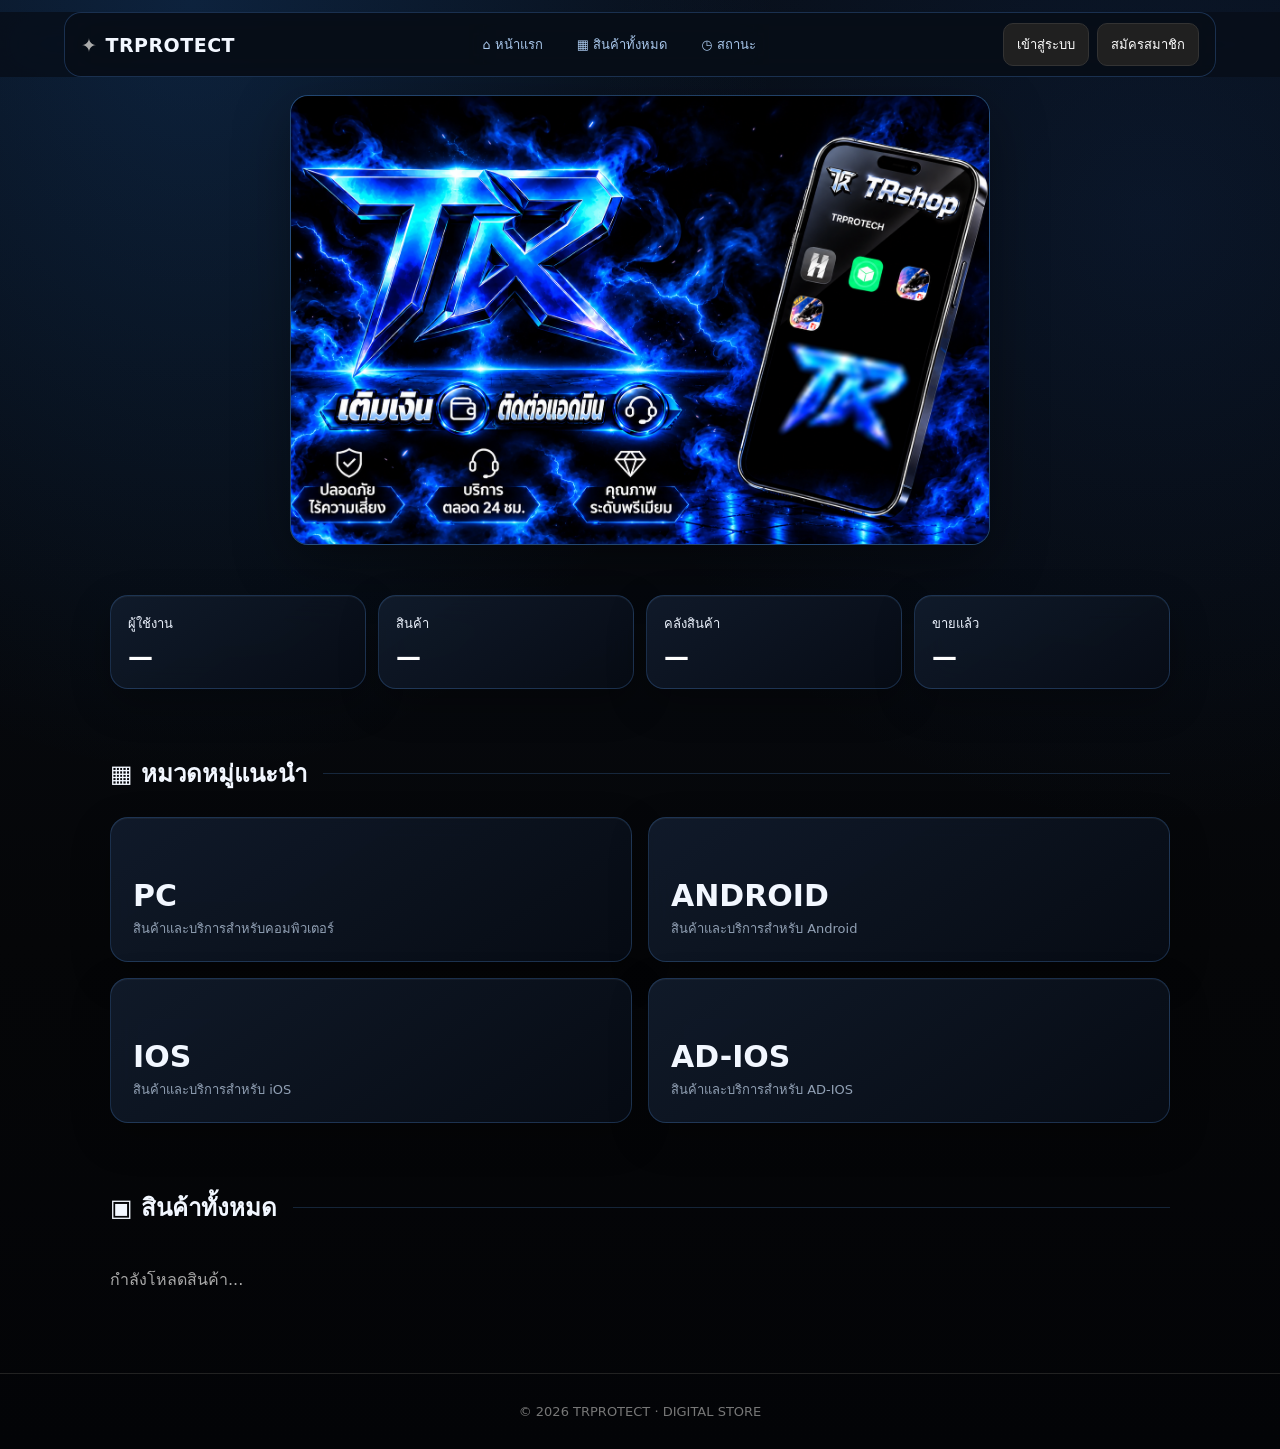
<file: index.html>
<!DOCTYPE html>
<html lang="th">
<head>
<meta charset="UTF-8">
<meta name="viewport" content="width=device-width, initial-scale=1.0">
<title>TRPROTECT | Digital Store</title>
<style>
:root {
  --bg:#080808;
  --panel:#111;
  --border:#252525;
  --muted:#999;
  --white:#f5f5f5;
  --accent:#d7d7d7;
}
* { box-sizing:border-box; }
html { scroll-behavior:smooth; }
body {
  margin:0;
  background:var(--bg);
  color:var(--white);
  font-family:Arial,"Noto Sans Thai",sans-serif;
}
a { color:inherit; text-decoration:none; }
.nav-wrap {
  position:sticky;
  top:12px;
  z-index:10;
  padding:0 5%;
}
nav {
  max-width:1200px;
  min-height:62px;
  margin:auto;
  padding:10px 16px;
  display:flex;
  align-items:center;
  justify-content:space-between;
  gap:14px;
  background:#151515ed;
  border:1px solid #303030;
  border-radius:17px;
  backdrop-filter:blur(15px);
}
.brand { font-size:19px; font-weight:800; letter-spacing:.5px; }
.brand span { color:#aaa; margin-right:8px; }
.links { display:flex; align-items:center; gap:8px; }
.links a,.nav-btn {
  padding:10px 13px;
  border-radius:10px;
  color:#bbb;
  font-size:13px;
}
.links a:hover { background:#292929; color:white; }
.actions { display:flex; gap:8px; align-items:center; }
.btn {
  display:inline-block;
  border:1px solid #333;
  background:#171717;
  color:white;
  padding:11px 17px;
  border-radius:11px;
  font-weight:700;
  font-size:13px;
  cursor:pointer;
}
.btn.light {
  background:#ddd;
  color:#111;
  border-color:#ddd;
}
.hero {
  max-width:1100px;
  margin:90px auto 45px;
  padding:20px;
  text-align:center;
}
.hero h1 {
  font-size:clamp(38px,7vw,72px);
  margin:0 0 18px;
  letter-spacing:-2px;
}
.hero p { color:#aaa; font-size:15px; }
.hero-buttons { margin-top:35px; display:flex; justify-content:center; gap:12px; }
.banner {
  max-width:1100px;
  min-height:220px;
  margin:35px auto 75px;
  padding:35px;
  display:flex;
  align-items:center;
  border:1px solid #333;
  border-radius:22px;
  overflow:hidden;
  background:
    radial-gradient(circle at 80% 20%,#555 0,transparent 25%),
    linear-gradient(120deg,#303030,#111 55%,#444);
}
.banner h2 { font-size:clamp(30px,6vw,58px); margin:0; }
.banner p { color:#ccc; }
.section {
  max-width:1100px;
  margin:0 auto 65px;
  padding:0 20px;
}
.section-heading {
  display:flex;
  align-items:center;
  gap:16px;
  margin-bottom:24px;
}
.section-heading h2 { font-size:24px; margin:0; }
.section-heading:after {
  content:"";
  height:1px;
  flex:1;
  background:#292929;
}
.stats {
  display:grid;
  grid-template-columns:repeat(4,1fr);
  gap:12px;
  margin-bottom:65px;
}
.stat {
  background:#101010;
  border:1px solid var(--border);
  border-radius:13px;
  padding:17px;
  color:#aaa;
  font-size:13px;
}
.stat strong { display:block; color:white; font-size:25px; margin-top:8px; }
.categories {
  display:grid;
  grid-template-columns:repeat(2,1fr);
  gap:16px;
}
.category {
  min-height:145px;
  padding:22px;
  display:flex;
  align-items:end;
  border:1px solid #333;
  border-radius:16px;
  background:linear-gradient(120deg,#303030,#101010 65%,#444);
  transition:.2s;
}
.category:hover,.product:hover { transform:translateY(-4px); border-color:#777; }
.category h3 { font-size:30px; margin:0 0 5px; }
.category p { color:#aaa; margin:0; font-size:13px; }
.products {
  display:grid;
  grid-template-columns:repeat(4,1fr);
  gap:16px;
}
.product {
  background:#101010;
  border:1px solid #292929;
  border-radius:16px;
  padding:10px;
  transition:.2s;
}
.product-image {
  height:190px;
  border-radius:11px;
  display:grid;
  place-items:center;
  background:linear-gradient(145deg,#252525,#080808);
  color:#ddd;
  font-size:26px;
  font-weight:900;
  text-align:center;
}
.product h3 { font-size:15px; margin:14px 4px 8px; }
.product-info {
  display:flex;
  justify-content:space-between;
  gap:5px;
  color:#999;
  font-size:12px;
  padding:0 4px 8px;
}
.price { color:#f4c400; font-weight:bold; }
footer {
  border-top:1px solid #222;
  padding:30px 15px;
  text-align:center;
  color:#777;
  font-size:13px;
}
@media(max-width:800px) {
  .links { display:none; }
  .stats { grid-template-columns:repeat(2,1fr); }
  .products { grid-template-columns:repeat(2,1fr); }
  .product-image { height:150px; }
}
@media(max-width:480px) {
  .nav-wrap { padding:0 10px; }
  nav { padding:9px; }
  .brand { font-size:15px; }
  .actions .btn { padding:9px; font-size:11px; }
  .hero { margin-top:65px; }
  .categories { grid-template-columns:1fr; }
  .banner { margin:20px 12px 55px; min-height:170px; }
  .section { padding:0 12px; }
}
  #profileIcon {
  width: 42px;
  height: 42px;
  display: none;
  align-items: center;
  justify-content: center;
  color: white;
  background: #252525;
  border: 1px solid #444;
  border-radius: 50%;
  transition: .2s;
}

#profileIcon:hover {
  background: #444;
  transform: scale(1.05);
}
  #authMenu {
  display: flex;
  align-items: center;
  gap: 8px;
}

#authMenu a {
  padding: 10px 13px;
  border-radius: 10px;
  border: 1px solid #333;
  background: #202020;
  color: white;
  font-size: 13px;
}

#authMenu a:hover {
  background: #444;
}
  

.hero-banner {
  width: 90%;
  max-width: 700px;
  height: 450px;
  margin: 30px auto 50px;
  overflow: hidden;
  border: 1px solid #292929;
  border-radius: 16px;
  background: #050505;
}

.hero-banner img {
  display: block;
  width: 100%;
  height: 100%;
  object-fit: cover;
  object-position: center;
}

@media (max-width: 600px) {
  .hero-banner {
    width: calc(100% - 24px);
    height: 165px;
    margin: 18px auto 32px;
    border-radius: 12px;
  }
}
  a.product {
  display: block;
  color: inherit;
  text-decoration: none;
  cursor: pointer;
}
  
</style>
  <link rel="stylesheet" href="./css/theme.css">
</head>
<body>

<div class="nav-wrap">
<nav>
  <a class="brand" href="#"><span>✦</span>TRPROTECT</a>
  <div class="links">
    <a href="#">⌂ หน้าแรก</a>
    <a href="#products">▦ สินค้าทั้งหมด</a>
    <a href="#categories">◷ สถานะ</a>
  </div>
  <div id="authMenu">
  <a href="./login.html">เข้าสู่ระบบ</a>
  <a href="./register.html">สมัครสมาชิก</a>
</div>

<a href="./profile.html" id="profileIcon"
   title="โปรไฟล์สมาชิก" style="display:none;">
  <svg width="25" height="25" viewBox="0 0 24 24"
       fill="none" stroke="currentColor"
       stroke-width="1.8" stroke-linecap="round">
    <circle cx="12" cy="8" r="4"/>
    <path d="M4 21c0-4.4 3.6-7 8-7s8 2.6 8 7"/>
  </svg>
</a>

</nav>
</div>


<section class="hero-banner">
  <img
    src="./trprotect-banner.png"
    alt="TRPROTECT จำหน่ายโปร & พร็อกซี่ต่างๆ"
  >
</section>


<main class="section">
  <div class="stats">
    <div class="stat">ผู้ใช้งาน<strong>—</strong></div>
    <div class="stat">สินค้า<strong>—</strong></div>
    <div class="stat">คลังสินค้า<strong>—</strong></div>
    <div class="stat">ขายแล้ว<strong>—</strong></div>
  </div>

  <section id="categories">
    <div class="section-heading"><h2>▦ หมวดหมู่แนะนำ</h2></div>
    <div class="categories">

  <a class="category"
     href="./category.html?id=8cb49d33-aa31-4897-957b-5cc248448cab">
    <div>
      <h3>PC</h3>
      <p>สินค้าและบริการสำหรับคอมพิวเตอร์</p>
    </div>
  </a>

  <a class="category"
     href="./category.html?id=ff7771d8-6422-484b-b8b0-14e02b8eb083">
    <div>
      <h3>ANDROID</h3>
      <p>สินค้าและบริการสำหรับ Android</p>
    </div>
  </a>

  <a class="category"
     href="./category.html?id=8b825612-e565-4827-858c-bf3e62ad40b7">
    <div>
      <h3>IOS</h3>
      <p>สินค้าและบริการสำหรับ iOS</p>
    </div>
  </a>

  <a class="category"
     href="./category.html?id=7a0ed970-96ae-4836-be9e-cd6409f4476e">
    <div>
      <h3>AD-IOS</h3>
      <p>สินค้าและบริการสำหรับ AD-IOS</p>
    </div>
  </a>

</div>
  </section>
</main>

<section class="section" id="products">
  <div class="section-heading"><h2>▣ สินค้าทั้งหมด</h2></div>
  <div class="products" id="productsGrid">
  <p style="color:#aaa;">กำลังโหลดสินค้า...</p>
</div>
</section>

<footer>© 2026 TRPROTECT · DIGITAL STORE</footer>
  
<script type="module">
import { supabase } from "./js/supabase.js";

// แสดงเมนูตามสถานะการเข้าสู่ระบบที่ Supabase เก็บไว้
async function updateAuthMenu(session) {
  const authMenu = document.getElementById("authMenu");
  const profileIcon = document.getElementById("profileIcon");
  if (!authMenu) return;

  if (session?.user) {
    authMenu.innerHTML = `
      <a href="./profile.html">บัญชีของฉัน</a>
      <button type="button" id="homeLogout" class="btn">ออกจากระบบ</button>
    `;
    if (profileIcon) profileIcon.style.display = "inline-flex";

    document.getElementById("homeLogout")?.addEventListener("click", async () => {
      const button = document.getElementById("homeLogout");
      if (button) button.disabled = true;
      const { error } = await supabase.auth.signOut();
      if (error) {
        alert("ออกจากระบบไม่สำเร็จ: " + error.message);
        if (button) button.disabled = false;
        return;
      }
      window.location.reload();
    });
  } else {
    authMenu.innerHTML = `
      <a href="./login.html">เข้าสู่ระบบ</a>
      <a href="./register.html">สมัครสมาชิก</a>
    `;
    if (profileIcon) profileIcon.style.display = "none";
  }
}

// โหลด session ที่บันทึกไว้ และติดตามการเปลี่ยนสถานะ login/logout
const { data: sessionData, error: sessionError } = await supabase.auth.getSession();
if (sessionError) console.error("ตรวจสอบ session ไม่สำเร็จ:", sessionError);
await updateAuthMenu(sessionData?.session ?? null);
supabase.auth.onAuthStateChange((_event, session) => {
  updateAuthMenu(session);
});

async function loadProducts() {
  const grid = document.getElementById("productsGrid");

  if (!grid) return;

  grid.innerHTML = `
    <p style="color:#aaa;">กำลังโหลดสินค้า...</p>
  `;

  const { data, error } = await supabase
    .from("products")
    .select("id,name,description,price,stock,image_url")
    .eq("active", true)
    .order("created_at", { ascending: false });

  if (error) {
    console.error("โหลดสินค้าไม่สำเร็จ:", error);

    grid.innerHTML = `
      <p style="color:#ff5555;">
        โหลดสินค้าไม่สำเร็จ: ${escapeHTML(error.message)}
      </p>
    `;
    return;
  }

  if (!data || data.length === 0) {
    grid.innerHTML = `
      <p style="color:#aaa;">ยังไม่มีสินค้าในขณะนี้</p>
    `;
    return;
  }

  grid.innerHTML = data.map(product => `
  <a href="product.html?id=${encodeURIComponent(product.id)}" class="product">
      <div class="product-image">
        ${
          product.image_url
            ? `<img src="${escapeHTML(product.image_url)}"
                 alt="${escapeHTML(product.name)}"
                 style="width:100%;height:100%;object-fit:cover;">`
            : "TR<br>PRODUCT"
        }
      </div>

      <h3>${escapeHTML(product.name)}</h3>

      <div class="product-info">
        <span>คงเหลือ ${Number(product.stock)}</span>
        <span class="price">฿${Number(product.price).toLocaleString("th-TH")}</span>
      </div>
      </a>
  `).join("");
}

function escapeHTML(value) {
  return String(value ?? "").replace(/[&<>"']/g, char => ({
    "&": "&amp;",
    "<": "&lt;",
    ">": "&gt;",
    '"': "&quot;",
    "'": "&#39;"
  })[char]);
}

loadProducts();

</script>

</body>
</html>
</file>
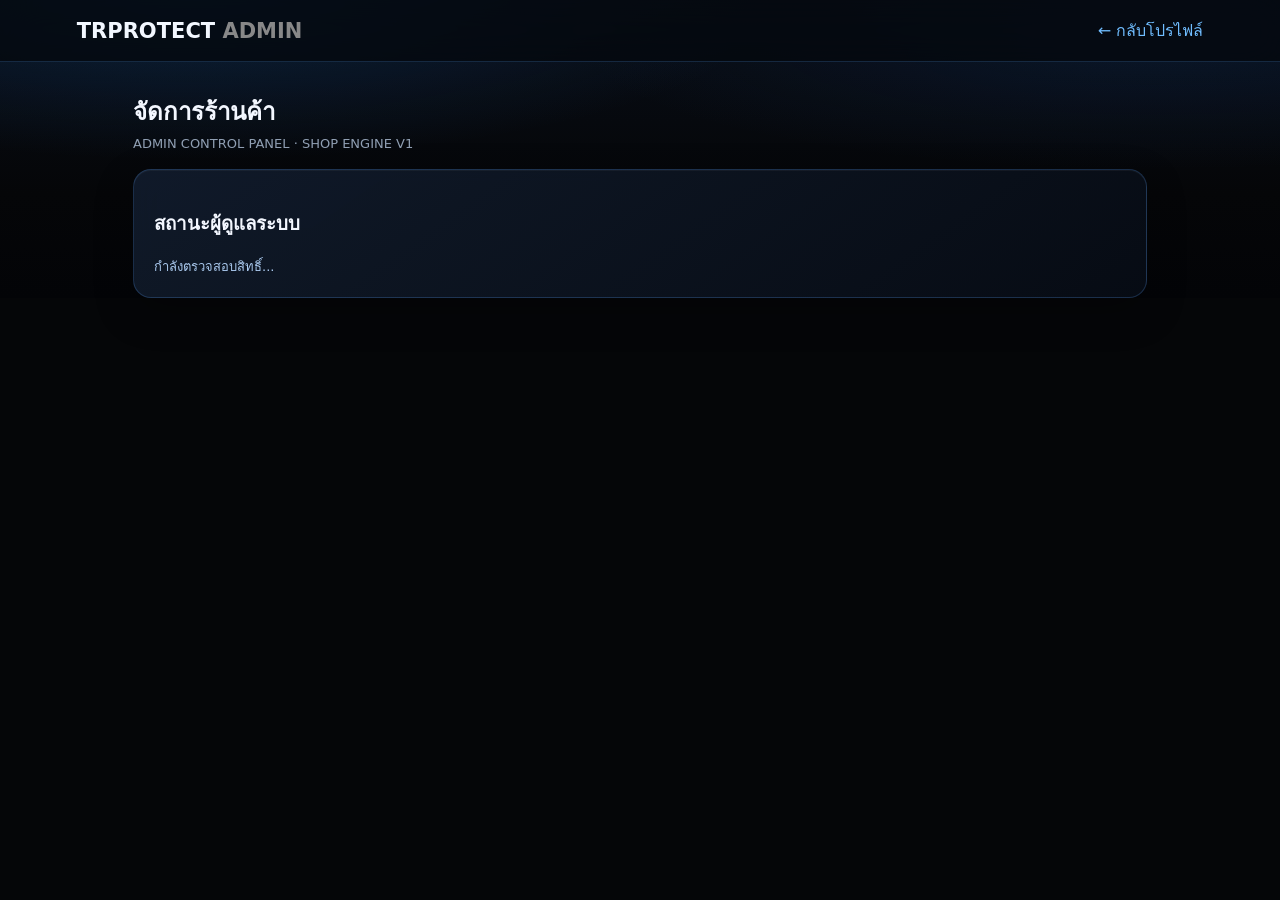
<file: admin.html>
<!DOCTYPE html>
<html lang="th">
<head>
<meta charset="UTF-8">
<meta name="viewport" content="width=device-width,initial-scale=1">
<title>TRPROTECT | ADMIN</title>
<style>
*{box-sizing:border-box}
body{margin:0;background:#080808;color:#eee;font-family:Arial,sans-serif}
header{padding:18px 6%;border-bottom:1px solid #292929;display:flex;justify-content:space-between;align-items:center}
.logo{font-weight:bold;font-size:21px}
a{color:#aaa;text-decoration:none}
main{max-width:1050px;margin:30px auto;padding:0 18px}
h2{margin-bottom:5px}
.muted{color:#888;font-size:13px}
.card{background:#111;border:1px solid #292929;border-radius:12px;padding:20px;margin-top:18px}
input,textarea,select{
 width:100%;background:#080808;color:#fff;border:1px solid #333;
 padding:12px;border-radius:8px;margin-top:7px;margin-bottom:13px;
 font-size:14px
}
textarea{min-height:110px;resize:vertical}
label{font-size:13px;color:#bbb}
button{background:#222;color:white;border:1px solid #444;padding:11px 15px;border-radius:8px;cursor:pointer}
button:hover{background:#333}
button:disabled{opacity:.5;cursor:not-allowed}
.primary{background:#fff;color:#000;border:0;font-weight:bold}
.primary:hover{background:#ddd}
.danger{border-color:#743535;color:#ff9999}
.grid{display:grid;grid-template-columns:1fr 1fr;gap:16px}
.product{border-bottom:1px solid #292929;padding:14px 0}
.product strong{font-size:16px}
.product small{display:block;color:#888;margin-top:5px}
.product button{margin-top:10px;margin-right:6px}
.status{font-size:13px;color:#bbb;margin-top:12px;white-space:pre-wrap;overflow-wrap:anywhere}
.good{color:#75e6a3}
.bad{color:#ff9999}
table{width:100%;border-collapse:collapse;margin-top:12px}
td,th{text-align:left;padding:10px;border-bottom:1px solid #292929;font-size:13px}
th{color:#888}
@media(max-width:650px){.grid{grid-template-columns:1fr}header{padding:15px}}
</style>
  <link rel="stylesheet" href="./css/theme.css">
</head>
<body>

<header>
 <div class="logo">TRPROTECT <span style="color:#888">ADMIN</span></div>
 <a href="./profile.html">← กลับโปรไฟล์</a>
</header>

<main>
 <h2>จัดการร้านค้า</h2>
 <div class="muted">ADMIN CONTROL PANEL · SHOP ENGINE V1</div>

 <section class="card">
  <h3>สถานะผู้ดูแลระบบ</h3>
  <div id="adminStatus" class="status">กำลังตรวจสอบสิทธิ์...</div>
 </section>

 <div id="adminPanel" hidden>

  <section class="card">
   <h3>เพิ่มสินค้าใหม่</h3>

   <label>ชื่อสินค้า</label>
   <input id="newName" placeholder="เช่น TRPROTECT TEST KEY">

   <label>รายละเอียดสินค้า</label>
   <textarea id="newDescription" placeholder="รายละเอียดสินค้า"></textarea>

   <label>ราคาเครดิต</label>
   <input id="newPrice" type="number" min="1" step="1" placeholder="10">

   <label>URL รูปสินค้า (ไม่บังคับ)</label>
   <input id="newImage" type="url" placeholder="https://example.com/image.png">

   <button class="primary" id="createProduct">+ เพิ่มสินค้า</button>
   <div id="createMessage" class="status"></div>
  </section>

  <section class="card">
   <h3>เติมสต็อก Product Key</h3>
   <div class="muted">หนึ่งบรรทัดต่อหนึ่ง Key · สูงสุด 500 รายการต่อครั้ง</div>

   <label>เลือกสินค้า</label>
   <select id="stockProduct">
    <option value="">กำลังโหลดสินค้า...</option>
   </select>

   <label>รายการ Product Key</label>
   <textarea id="stockKeys" placeholder="TRTEST-DEMO-0004-AAAA&#10;TRTEST-DEMO-0005-BBBB&#10;TRTEST-DEMO-0006-CCCC"></textarea>

   <button class="primary" id="addStock">เติมสต็อก</button>
   <div id="stockMessage" class="status"></div>
  </section>

  <section class="card">
   <h3>แก้ไขสินค้า</h3>

   <label>เลือกสินค้า</label>
   <select id="editProduct">
    <option value="">เลือกสินค้า</option>
   </select>

   <label>ชื่อสินค้า</label>
   <input id="editName">

   <label>รายละเอียด</label>
   <textarea id="editDescription"></textarea>

   <label>ราคาเครดิต</label>
   <input id="editPrice" type="number" min="1" step="1">

   <label>URL รูปภาพ</label>
   <input id="editImage" type="url">

   <label>สถานะสินค้า</label>
   <select id="editActive">
    <option value="true">เปิดขาย</option>
    <option value="false">ปิดขาย</option>
   </select>

   <button class="primary" id="saveProduct">บันทึกการแก้ไข</button>
   <div id="editMessage" class="status"></div>
  </section>

  <section class="card">
   <h3>สินค้าทั้งหมด</h3>
   <button id="reload">↻ โหลดข้อมูลใหม่</button>
   <div id="productList" class="muted" style="margin-top:15px">กำลังโหลด...</div>
  </section>

 </div>
</main>

<script type="module">
import { supabase } from "./js/supabase.js";

const $ = id => document.getElementById(id);

let products = [];
let busy = false;

function show(id,text,ok=false){
 $(id).textContent = text;
 $(id).className = "status " + (ok ? "good" : "");
}

function safe(value){
 return String(value ?? "").replace(/[&<>"']/g,c=>({
  "&":"&amp;","<":"&lt;",">":"&gt;",
  '"':"&quot;","'":"&#39;"
 }[c]));
}

async function checkAdmin(){
 const {data,error} = await supabase.auth.getUser();

 if(error || !data.user){
  $("adminStatus").textContent = "กรุณาเข้าสู่ระบบก่อน";
  location.href = "./login.html";
  return false;
 }

 const {data:profile,error:profileError} = await supabase
  .from("profiles")
  .select("role,display_name")
  .eq("id",data.user.id)
  .maybeSingle();

 if(profileError){
  $("adminStatus").textContent = "ตรวจสอบสิทธิ์ไม่ได้: "+profileError.message;
  return false;
 }

 if(profile?.role !== "admin"){
  $("adminStatus").textContent = "บัญชีนี้ไม่มีสิทธิ์ ADMIN";
  return false;
 }

 $("adminStatus").textContent =
  "เข้าสู่ระบบในชื่อ "+(profile.display_name || "ADMIN")+" · ADMIN VERIFIED";

 $("adminStatus").className = "status good";
 $("adminPanel").hidden = false;

 await loadProducts();
 return true;
}

async function loadProducts(){
 const {data,error} = await supabase
  .from("products")
  .select("id,name,description,price,stock,image_url,active")
  .order("created_at",{ascending:false});

 if(error){
  $("productList").textContent = "โหลดสินค้าไม่สำเร็จ: "+error.message;
  return;
 }

 products = data || [];

 const options = products.map(p=>
  `<option value="${safe(p.id)}">${safe(p.name)} · ${p.stock} ชิ้น</option>`
 ).join("");

 $("stockProduct").innerHTML =
  '<option value="">เลือกสินค้า</option>'+options;

 $("editProduct").innerHTML =
  '<option value="">เลือกสินค้า</option>'+options;

 if(!products.length){
  $("productList").textContent = "ยังไม่มีสินค้า";
  return;
 }

 $("productList").innerHTML = products.map(p=>`
  <div class="product">
   <strong>${safe(p.name)}</strong>
   <small>ราคา ${safe(p.price)} เครดิต · สต็อก ${safe(p.stock)}</small>
   <small>สถานะ: ${p.active ? "เปิดขาย" : "ปิดขาย"}</small>
   <small>ID: ${safe(p.id)}</small>
   <button data-edit="${safe(p.id)}">แก้ไขสินค้านี้</button>
  </div>
 `).join("");

 document.querySelectorAll("[data-edit]").forEach(btn=>{
  btn.addEventListener("click",()=>{
   $("editProduct").value = btn.dataset.edit;
   fillEditForm();
   $("editProduct").scrollIntoView({behavior:"smooth"});
  });
 });
}

function fillEditForm(){
 const p = products.find(x=>x.id === $("editProduct").value);
 if(!p) return;

 $("editName").value = p.name || "";
 $("editDescription").value = p.description || "";
 $("editPrice").value = p.price;
 $("editImage").value = p.image_url || "";
 $("editActive").value = String(p.active);
}

$("editProduct").addEventListener("change",fillEditForm);

$("createProduct").addEventListener("click",async()=>{
 if(busy) return;

 const name = $("newName").value.trim();
 const description = $("newDescription").value.trim();
 const price = Number($("newPrice").value);
 const image = $("newImage").value.trim() || null;

 if(!name || !Number.isSafeInteger(price) || price <= 0){
  show("createMessage","กรุณากรอกชื่อและราคาเป็นจำนวนเต็มบวก");
  return;
 }

 busy = true;
 $("createProduct").disabled = true;

 try{
  const {data,error} = await supabase.rpc(
   "shop_admin_create_product",
   {
    p_name:name,
    p_description:description,
    p_price:price,
    p_category_id:null,
    p_image_url:image
   }
  );

  if(error) throw error;

  show("createMessage","เพิ่มสินค้าเรียบร้อย · ID: "+data,true);

  $("newName").value = "";
  $("newDescription").value = "";
  $("newPrice").value = "";
  $("newImage").value = "";

  await loadProducts();
 }catch(e){
  show("createMessage","เกิดข้อผิดพลาด: "+e.message);
 }finally{
  busy = false;
  $("createProduct").disabled = false;
 }
});

$("addStock").addEventListener("click",async()=>{
 if(busy) return;

 const productId = $("stockProduct").value;
 const keys = $("stockKeys").value
  .split(/\r?\n/)
  .map(x=>x.trim())
  .filter(Boolean);

 if(!productId){
  show("stockMessage","กรุณาเลือกสินค้า");
  return;
 }

 if(!keys.length || keys.length>500){
  show("stockMessage","กรุณาใส่ Key จำนวน 1–500 รายการ");
  return;
 }

 if(new Set(keys).size !== keys.length){
  show("stockMessage","พบ Key ซ้ำในรายการ กรุณาตรวจสอบ");
  return;
 }

 if(!confirm("ยืนยันเติมสต็อก "+keys.length+" รายการ?")) return;

 busy = true;
 $("addStock").disabled = true;

 try{
  const {data,error} = await supabase.rpc(
   "shop_admin_add_stock",
   {
    p_product_id:productId,
    p_keys:keys
   }
  );

  if(error) throw error;

  show("stockMessage","เติมสต็อกสำเร็จ "+data+" รายการ",true);
  $("stockKeys").value = "";
  await loadProducts();
 }catch(e){
  show("stockMessage","เติมสต็อกไม่สำเร็จ: "+e.message);
 }finally{
  busy = false;
  $("addStock").disabled = false;
 }
});

$("saveProduct").addEventListener("click",async()=>{
 if(busy) return;

 const id = $("editProduct").value;
 const name = $("editName").value.trim();
 const description = $("editDescription").value.trim();
 const price = Number($("editPrice").value);
 const image = $("editImage").value.trim() || null;
 const active = $("editActive").value === "true";

 if(!id){
  show("editMessage","กรุณาเลือกสินค้า");
  return;
 }

 if(!name || !Number.isSafeInteger(price) || price<=0){
  show("editMessage","ชื่อสินค้าและราคายังไม่ถูกต้อง");
  return;
 }

 busy = true;
 $("saveProduct").disabled = true;

 try{
  const {error} = await supabase.rpc(
   "shop_admin_update_product",
   {
    p_product_id:id,
    p_name:name,
    p_description:description,
    p_price:price,
    p_image_url:image,
    p_active:active
   }
  );

  if(error) throw error;

  show("editMessage","บันทึกสินค้าเรียบร้อย",true);
  await loadProducts();
  $("editProduct").value = id;
  fillEditForm();
 }catch(e){
  show("editMessage","บันทึกไม่สำเร็จ: "+e.message);
 }finally{
  busy = false;
  $("saveProduct").disabled = false;
 }
});

$("reload").addEventListener("click",loadProducts);

checkAdmin();
</script>
</body>
</html>
</file>
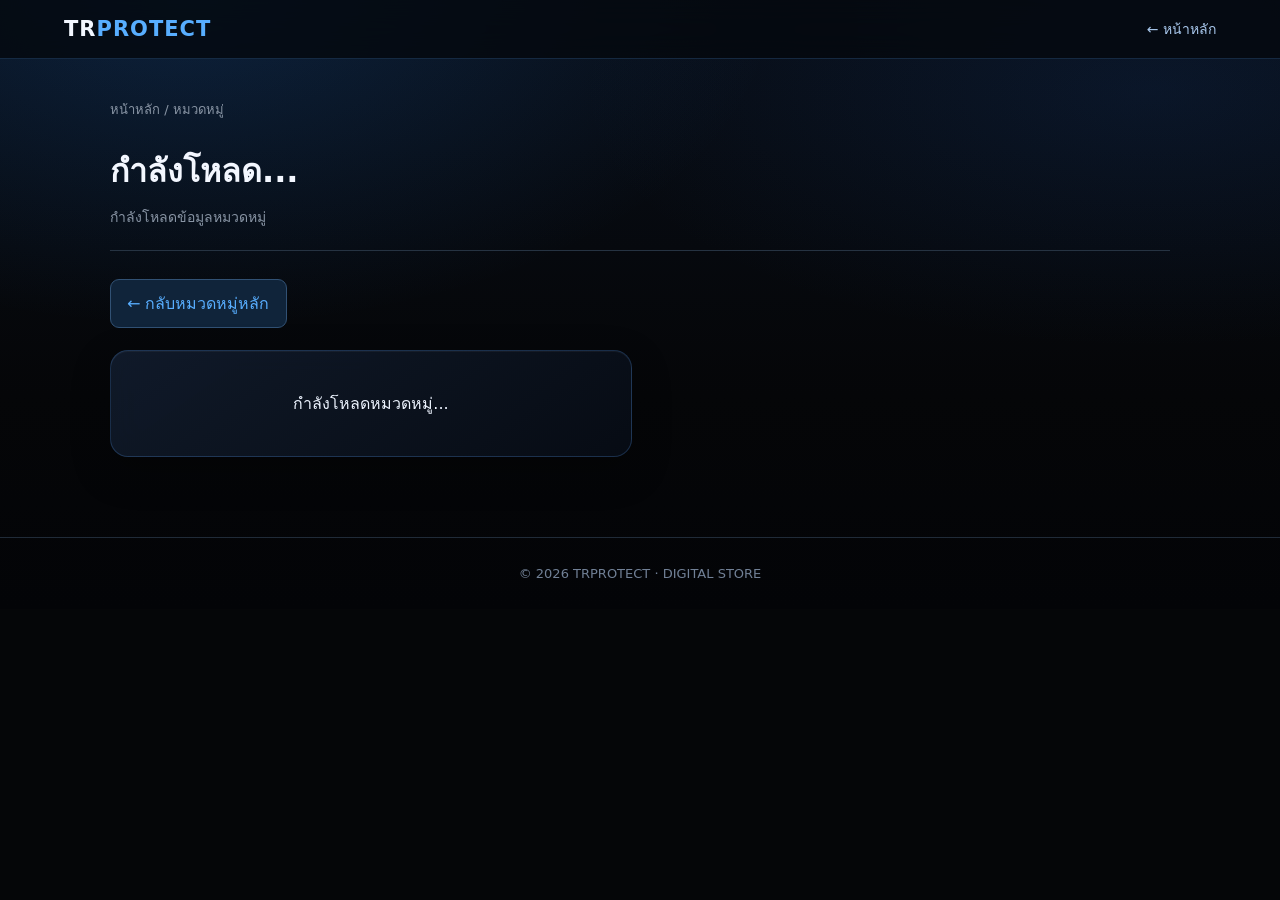
<file: category-menu.html>
<!DOCTYPE html>
<html lang="th">
<head>
<meta charset="UTF-8">
<meta name="viewport" content="width=device-width, initial-scale=1">
<title>หมวดหมู่ | TRPROTECT</title>

<link rel="stylesheet" href="./css/theme.css">

<style>
*{box-sizing:border-box}

body{
  margin:0;
  background:#07090d;
  color:#f5f7fb;
  font-family:Arial,"Noto Sans Thai",sans-serif;
}

header{
  position:sticky;
  top:0;
  z-index:10;
  padding:17px 5%;
  background:#0b111bee;
  border-bottom:1px solid #25364a;
  backdrop-filter:blur(15px);
  display:flex;
  justify-content:space-between;
  align-items:center;
}

.logo{
  font-size:21px;
  font-weight:800;
  letter-spacing:1px;
}

.logo span{color:#58aeff}

a{
  color:inherit;
  text-decoration:none;
}

.back{
  color:#9ba9bb;
  font-size:14px;
}

.container{
  max-width:1100px;
  margin:40px auto;
  padding:0 20px;
}

.breadcrumb{
  color:#8995a5;
  font-size:13px;
  margin-bottom:25px;
}

.heading{
  padding-bottom:22px;
  border-bottom:1px solid #263342;
  margin-bottom:28px;
}

.heading h1{
  margin:0;
  font-size:32px;
}

.heading p{
  color:#8995a5;
  font-size:14px;
  margin:10px 0 0;
}

.category-grid{
  display:grid;
  grid-template-columns:repeat(2,minmax(0,1fr));
  gap:16px;
}

.category-card{
  min-height:130px;
  display:flex;
  justify-content:space-between;
  align-items:center;
  padding:23px;
  background:linear-gradient(135deg,#142338,#0c121d);
  border:1px solid #29425e;
  border-radius:15px;
  transition:.2s;
}

.category-card:hover{
  transform:translateY(-4px);
  border-color:#399dff;
  box-shadow:0 10px 30px #0005;
}

.category-card h2{
  margin:0;
  font-size:21px;
}

.category-card p{
  color:#8995a5;
  font-size:13px;
  margin:9px 0 0;
}

.arrow{
  color:#58aeff;
  font-size:25px;
}

.notice{
  margin-top:25px;
  padding:17px;
  background:#101722;
  border:1px solid #25384e;
  border-radius:12px;
  color:#8995a5;
  font-size:13px;
  line-height:1.8;
}

.back-parent{
  display:inline-block;
  margin-bottom:22px;
  padding:11px 16px;
  border:1px solid #315174;
  border-radius:9px;
  background:#10243a;
  color:#58aeff;
}

.empty{
  padding:40px 20px;
  text-align:center;
  background:#101722;
  border:1px solid #26384d;
  border-radius:13px;
  color:#8995a5;
}

footer{
  margin-top:80px;
  padding:28px;
  text-align:center;
  border-top:1px solid #202b38;
  color:#718096;
  font-size:13px;
}

@media(max-width:600px){
  header{padding:15px}
  .container{padding:0 14px}
  .heading h1{font-size:26px}
  .category-grid{grid-template-columns:1fr}
}
</style>
</head>

<body>

<header>
  <a href="index.html" class="logo">
    TR<span>PROTECT</span>
  </a>

  <a href="index.html" class="back">
    ← หน้าหลัก
  </a>
</header>

<main class="container">

  <div class="breadcrumb" id="breadcrumb">
    หน้าหลัก / หมวดหมู่
  </div>

  <section class="heading">
    <h1 id="pageTitle">กำลังโหลด...</h1>
    <p id="pageDescription">
      กำลังโหลดข้อมูลหมวดหมู่
    </p>
  </section>

  <a
    id="backParent"
    class="back-parent"
    href="#"
    hidden
  >
    ← กลับหมวดหมู่หลัก
  </a>

  <section class="category-grid" id="categoryGrid">
    <div class="empty">กำลังโหลดหมวดหมู่...</div>
  </section>

  <div class="notice" id="notice" hidden>
    หน้านี้เป็นส่วนทดสอบระบบนำทางหมวดหมู่
  </div>

</main>

<footer>
  © 2026 TRPROTECT · DIGITAL STORE
</footer>

<script type="module">
import { supabase } from "./js/supabase.js";

const grid = document.getElementById("categoryGrid");
const title = document.getElementById("pageTitle");
const description = document.getElementById("pageDescription");
const breadcrumb = document.getElementById("breadcrumb");
const backParent = document.getElementById("backParent");
const notice = document.getElementById("notice");

const params = new URLSearchParams(location.search);
const selectedSlug = params.get("category");

function escapeHTML(value){
  return String(value ?? "").replace(/[&<>"']/g, char => ({
    "&":"&amp;",
    "<":"&lt;",
    ">":"&gt;",
    '"':"&quot;",
    "'":"&#39;"
  })[char]);
}

function showEmpty(message){
  grid.innerHTML = `
    <div class="empty">
      ${escapeHTML(message)}
    </div>
  `;
}

function renderCards(items){
  if(!items.length){
    showEmpty("ยังไม่มีหมวดย่อย");
    return;
  }

  grid.innerHTML = items.map(item => `
    <a
      class="category-card"
      href="./category-menu.html?category=${encodeURIComponent(item.slug)}"
    >
      <div>
        <h2>${escapeHTML(item.name)}</h2>
        <p>ดูหมวดหมู่นี้</p>
      </div>
      <span class="arrow">→</span>
    </a>
  `).join("");
}

async function loadCategories(){

  const {data:categories, error} = await supabase
    .from("category_navigation")
    .select("id,slug,name,parent_id,sort_order")
    .eq("is_active", true)
    .order("sort_order", {ascending:true});

  if(error){
    console.error(error);
    title.textContent = "โหลดหมวดหมู่ไม่สำเร็จ";
    showEmpty("ตรวจสอบตาราง category_navigation และสิทธิ์ Supabase");
    return;
  }

  if(!categories || categories.length === 0){
    title.textContent = "ไม่มีหมวดหมู่";
    showEmpty("ยังไม่มีข้อมูลหมวดหมู่");
    return;
  }

  const selected = categories.find(
    item => item.slug === selectedSlug
  );

  if(!selected){
    title.textContent = "ไม่พบหมวดหมู่";
    description.textContent = "กรุณาเลือกหมวดหมู่จากหน้าหลัก";
    showEmpty("ไม่พบหมวดหมู่ที่ต้องการ");
    return;
  }

  const children = categories.filter(
    item => item.parent_id === selected.id
  );

  title.textContent = selected.name;
  breadcrumb.textContent = "หน้าหลัก / " + selected.name;

  if(selected.parent_id){

    const parent = categories.find(
      item => item.id === selected.parent_id
    );

    if(parent){
      breadcrumb.textContent =
        "หน้าหลัก / " + parent.name + " / " + selected.name;

      backParent.href =
        "./category-menu.html?category=" +
        encodeURIComponent(parent.slug);

      backParent.hidden = false;
    }

    description.textContent =
      "คุณอยู่ในหมวดย่อย " + selected.name;

    showEmpty(
      "นี่คือหน้าหมวดย่อย " + selected.name +
      " สำหรับทดสอบระบบนำทาง"
    );

    notice.hidden = false;
    return;
  }

  description.textContent =
    "เลือกหมวดย่อยที่ต้องการ";

  if(children.length === 0){
    showEmpty("หมวดหมู่นี้ยังไม่มีหมวดย่อย");
    return;
  }

  renderCards(children);
}

loadCategories();
</script>

</body>
</html>
</file>
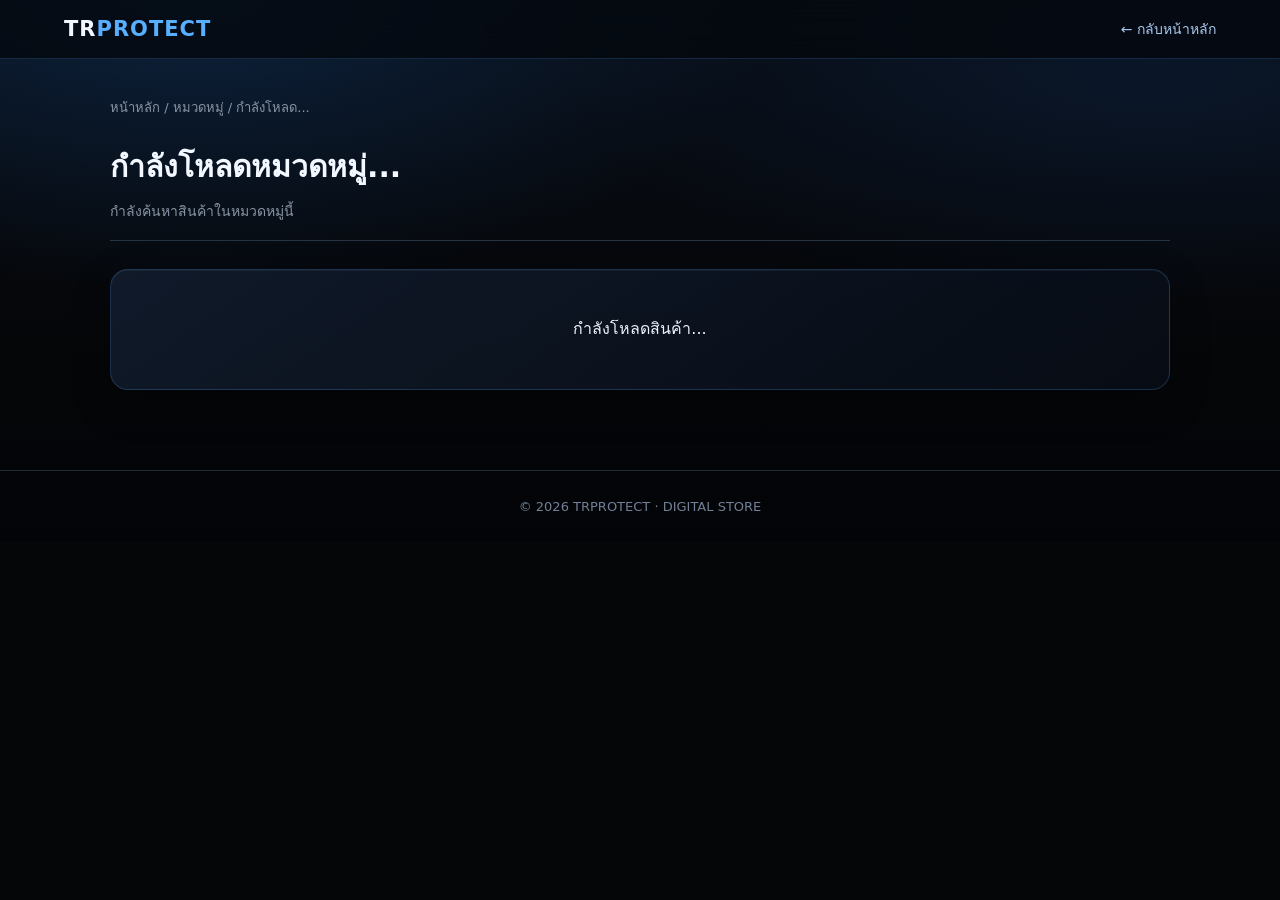
<file: category.html>
<!DOCTYPE html>
<html lang="th">
<head>
<meta charset="UTF-8">
<meta name="viewport" content="width=device-width, initial-scale=1">
<title>หมวดหมู่สินค้า | TRPROTECT</title>

<link rel="stylesheet" href="./css/theme.css">

<style>
*{box-sizing:border-box}

body{
  margin:0;
  background:#07090d;
  color:#f5f7fb;
  font-family:Arial,"Noto Sans Thai",sans-serif;
}

header{
  position:sticky;
  top:0;
  z-index:10;
  padding:17px 5%;
  background:#0b111beF;
  border-bottom:1px solid #25364a;
  backdrop-filter:blur(15px);
  display:flex;
  justify-content:space-between;
  align-items:center;
}

.logo{
  font-size:21px;
  font-weight:800;
  letter-spacing:1px;
}

.logo span{color:#58aeff}

a{
  color:inherit;
  text-decoration:none;
}

.back{
  color:#9ba9bb;
  font-size:14px;
}

.container{
  max-width:1100px;
  margin:38px auto;
  padding:0 20px;
}

.breadcrumb{
  color:#8995a5;
  font-size:13px;
  margin-bottom:25px;
}

.heading{
  margin-bottom:28px;
  padding-bottom:18px;
  border-bottom:1px solid #263342;
}

.heading h1{
  margin:0;
  font-size:30px;
}

.heading p{
  color:#8995a5;
  font-size:14px;
  margin:10px 0 0;
}

.products{
  display:grid;
  grid-template-columns:repeat(4,minmax(0,1fr));
  gap:17px;
}

.product{
  display:block;
  padding:11px;
  background:linear-gradient(145deg,#111c2b,#0a1019);
  border:1px solid #253b55;
  border-radius:15px;
  transition:.2s;
}

.product:hover{
  transform:translateY(-4px);
  border-color:#399dff;
  box-shadow:0 10px 30px #0006;
}

.product-image{
  height:180px;
  overflow:hidden;
  display:grid;
  place-items:center;
  border-radius:10px;
  background:linear-gradient(145deg,#172940,#080d15);
  color:#58aeff;
  font-size:25px;
  font-weight:bold;
}

.product-image img{
  width:100%;
  height:100%;
  object-fit:cover;
}

.product h3{
  margin:14px 4px 8px;
  font-size:15px;
}

.product-info{
  display:flex;
  justify-content:space-between;
  gap:8px;
  padding:0 4px 7px;
  color:#8995a5;
  font-size:12px;
}

.price{
  color:#58aeff;
  font-weight:bold;
}

.empty{
  grid-column:1/-1;
  padding:45px 20px;
  text-align:center;
  background:#101722;
  border:1px solid #26384d;
  border-radius:14px;
  color:#8995a5;
  line-height:1.8;
}

footer{
  margin-top:80px;
  padding:28px 15px;
  text-align:center;
  color:#718096;
  border-top:1px solid #202b38;
  font-size:13px;
}

@media(max-width:800px){
  .products{grid-template-columns:repeat(2,minmax(0,1fr))}
  .product-image{height:150px}
}

@media(max-width:480px){
  header{padding:15px}
  .container{padding:0 13px}
  .heading h1{font-size:25px}
}
</style>
</head>

<body>

<header>
  <a href="index.html" class="logo">
    TR<span>PROTECT</span>
  </a>

  <a href="index.html" class="back">
    ← กลับหน้าหลัก
  </a>
</header>

<main class="container">

  <div class="breadcrumb">
    หน้าหลัก / หมวดหมู่ / <span id="breadcrumbName">กำลังโหลด...</span>
  </div>

  <section class="heading">
    <h1 id="categoryTitle">กำลังโหลดหมวดหมู่...</h1>
    <p id="categoryDescription">
      กำลังค้นหาสินค้าในหมวดหมู่นี้
    </p>
  </section>

  <section class="products" id="productsGrid">
    <div class="empty">กำลังโหลดสินค้า...</div>
  </section>

</main>

<footer>
  © 2026 TRPROTECT · DIGITAL STORE
</footer>

<script type="module">
import { supabase } from "./js/supabase.js";

const TEST_PRODUCT_ID =
  "bf26cdb2-f556-4a7a-89ab-c4705b181775";

const categoryNames = {
  PC: "สินค้า PC",
  ANDROID: "สินค้า ANDROID",
  IOS: "สินค้า IOS",
  OTHER: "สินค้า OTHER"
};

const params = new URLSearchParams(location.search);
const categoryCode = (
  params.get("category") || ""
).toUpperCase();

const titleEl = document.getElementById("categoryTitle");
const breadcrumbEl = document.getElementById("breadcrumbName");
const descriptionEl = document.getElementById("categoryDescription");
const grid = document.getElementById("productsGrid");

function escapeHTML(value){
  return String(value ?? "").replace(/[&<>"']/g, char => ({
    "&":"&amp;",
    "<":"&lt;",
    ">":"&gt;",
    '"':"&quot;",
    "'":"&#39;"
  })[char]);
}

function showEmpty(message){
  grid.innerHTML = `
    <div class="empty">
      ${escapeHTML(message)}
    </div>
  `;
}

async function loadCategory(){

  if(!categoryNames[categoryCode]){
    titleEl.textContent = "ไม่พบหมวดหมู่";
    breadcrumbEl.textContent = "ไม่พบหมวดหมู่";
    showEmpty("กรุณาเลือกหมวดหมู่จากหน้าหลัก");
    return;
  }

  titleEl.textContent = categoryNames[categoryCode];
  breadcrumbEl.textContent = categoryCode;

  descriptionEl.textContent =
    "สินค้าภายในหมวดหมู่ " + categoryCode;

  // ค้นหาหมวดหมู่จาก Supabase
  const {data: category, error: categoryError} =
    await supabase
      .from("categories")
      .select("id,name")
      .ilike("name", categoryCode)
      .limit(1)
      .maybeSingle();

  if(categoryError){
    console.error(categoryError);
    showEmpty("ไม่สามารถโหลดข้อมูลหมวดหมู่ได้");
    return;
  }

  if(!category){
    showEmpty(
      "ไม่พบหมวดหมู่ " + categoryCode +
      " ในฐานข้อมูล กรุณาตรวจสอบตาราง categories"
    );
    return;
  }

  // แสดงเฉพาะสินค้า TEST KEY ในขั้นทดสอบ
  const {data: products, error: productError} =
    await supabase
      .from("products")
      .select("id,name,description,price,stock,image_url")
      .eq("category_id", category.id)
      .eq("id", TEST_PRODUCT_ID)
      .eq("active", true)
      .order("created_at", {ascending:false});

  if(productError){
    console.error(productError);
    showEmpty("ไม่สามารถโหลดสินค้าได้");
    return;
  }

  if(!products || products.length === 0){
    showEmpty(
      "ยังไม่มีสินค้าทดสอบในหมวดหมู่ " +
      categoryCode
    );
    return;
  }

  grid.innerHTML = products.map(product => `
    <a
      href="./product.html?id=${encodeURIComponent(product.id)}"
      class="product"
    >
      <div class="product-image">
        ${
          product.image_url
            ? `<img
                src="${escapeHTML(product.image_url)}"
                alt="${escapeHTML(product.name)}"
              >`
            : "TRPROTECT"
        }
      </div>

      <h3>${escapeHTML(product.name)}</h3>

      <div class="product-info">
        <span>คงเหลือ ${Number(product.stock)} KEY</span>

        <span class="price">
          ${Number(product.price).toLocaleString("th-TH")} CR
        </span>
      </div>
    </a>
  `).join("");
}

loadCategory();
</script>

</body>
</html>
</file>
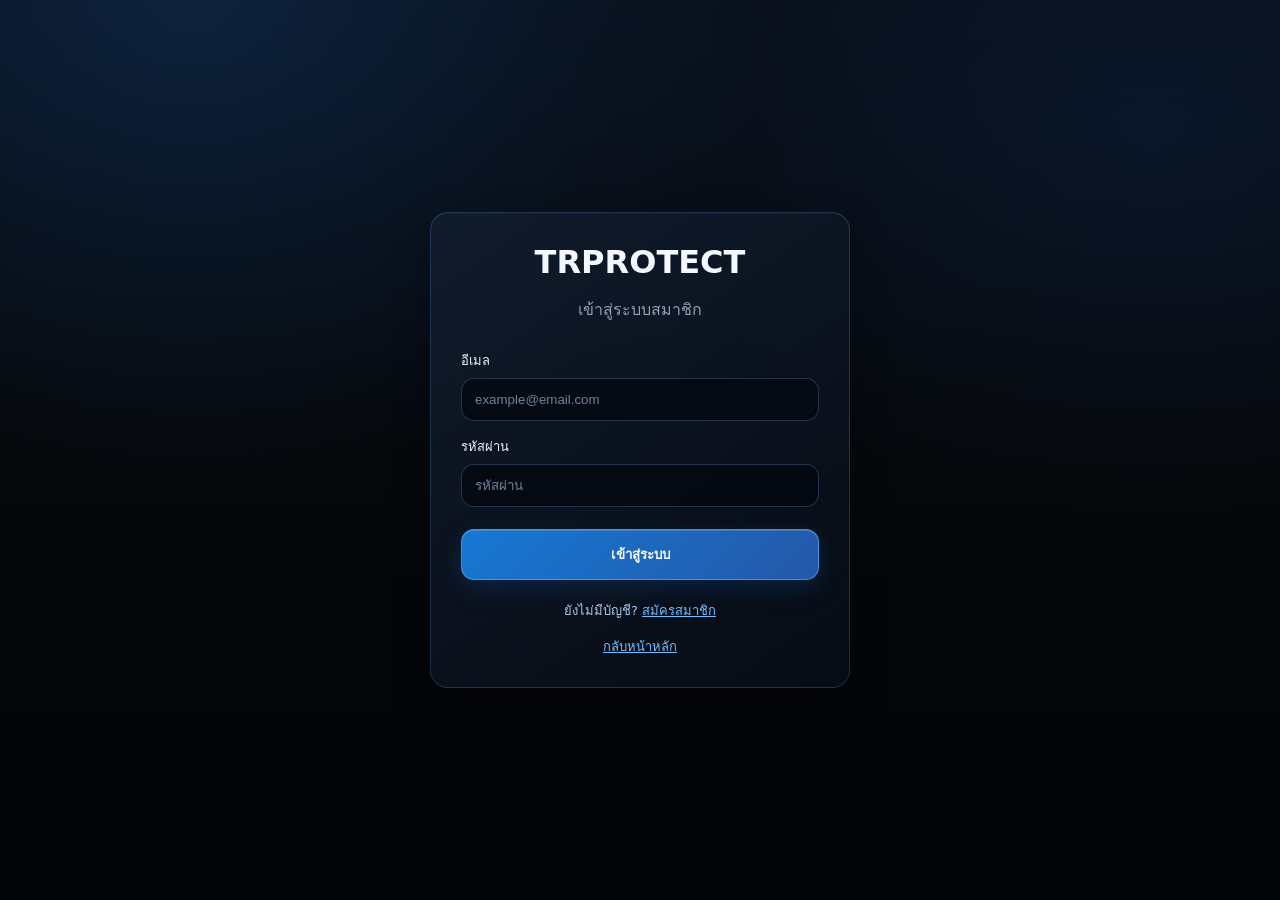
<file: login.html>
<!DOCTYPE html>
<html lang="th">
<head>
<meta charset="UTF-8">
<meta name="viewport" content="width=device-width, initial-scale=1">
<title>เข้าสู่ระบบ | TRPROTECT</title>
<style>
*{box-sizing:border-box}
body{
 margin:0;min-height:100vh;display:grid;place-items:center;
 background:#080808;color:white;
 font-family:Arial,sans-serif;padding:20px
}
.card{
 width:100%;max-width:420px;padding:30px;
 background:#111;border:1px solid #292929;border-radius:18px
}
h1{text-align:center;margin:0 0 8px}
.sub{text-align:center;color:#999;margin-bottom:28px}
label{display:block;margin:15px 0 7px;font-size:13px}
input{
 width:100%;padding:13px;background:#080808;
 border:1px solid #333;border-radius:9px;color:white
}
button{
 width:100%;padding:14px;margin-top:22px;
 border:0;border-radius:9px;background:#ddd;
 color:#111;font-weight:bold;cursor:pointer
}
#message{color:#bbb;font-size:13px;text-align:center}
a{color:#ddd}
.back{text-align:center;margin-top:20px;font-size:13px}
</style>
  <link rel="stylesheet" href="./css/theme.css">
</head>
<body>
<div class="card">
<h1>TRPROTECT</h1>
<p class="sub">เข้าสู่ระบบสมาชิก</p>

<form id="loginForm">
<label>อีเมล</label>
<input id="email" type="email" required placeholder="example@email.com">

<label>รหัสผ่าน</label>
<input id="password" type="password" required placeholder="รหัสผ่าน">

<button id="submitBtn" type="submit">เข้าสู่ระบบ</button>
</form>

<p id="message"></p>
<div class="back">
ยังไม่มีบัญชี? <a href="./register.html">สมัครสมาชิก</a>
<br><br>
<a href="./index.html">กลับหน้าหลัก</a>
</div>
</div>

<script type="module">
import { supabase } from "./js/supabase.js";

const form = document.getElementById("loginForm");
const message = document.getElementById("message");
const button = document.getElementById("submitBtn");

form.addEventListener("submit", async (event) => {
  event.preventDefault();

  const email = document.getElementById("email").value.trim();
  const password = document.getElementById("password").value;

  button.disabled = true;
  message.textContent = "กำลังเข้าสู่ระบบ...";

  try {
    const { data, error } =
      await supabase.auth.signInWithPassword({
        email,
        password
      });

    if (error) throw error;

    message.textContent = "เข้าสู่ระบบสำเร็จ!";
    window.location.href = "./profile.html";

  } catch (error) {
    message.textContent = "เข้าสู่ระบบไม่สำเร็จ: " + error.message;
    button.disabled = false;
  }
});
</script>
</body>
</html>
</file>
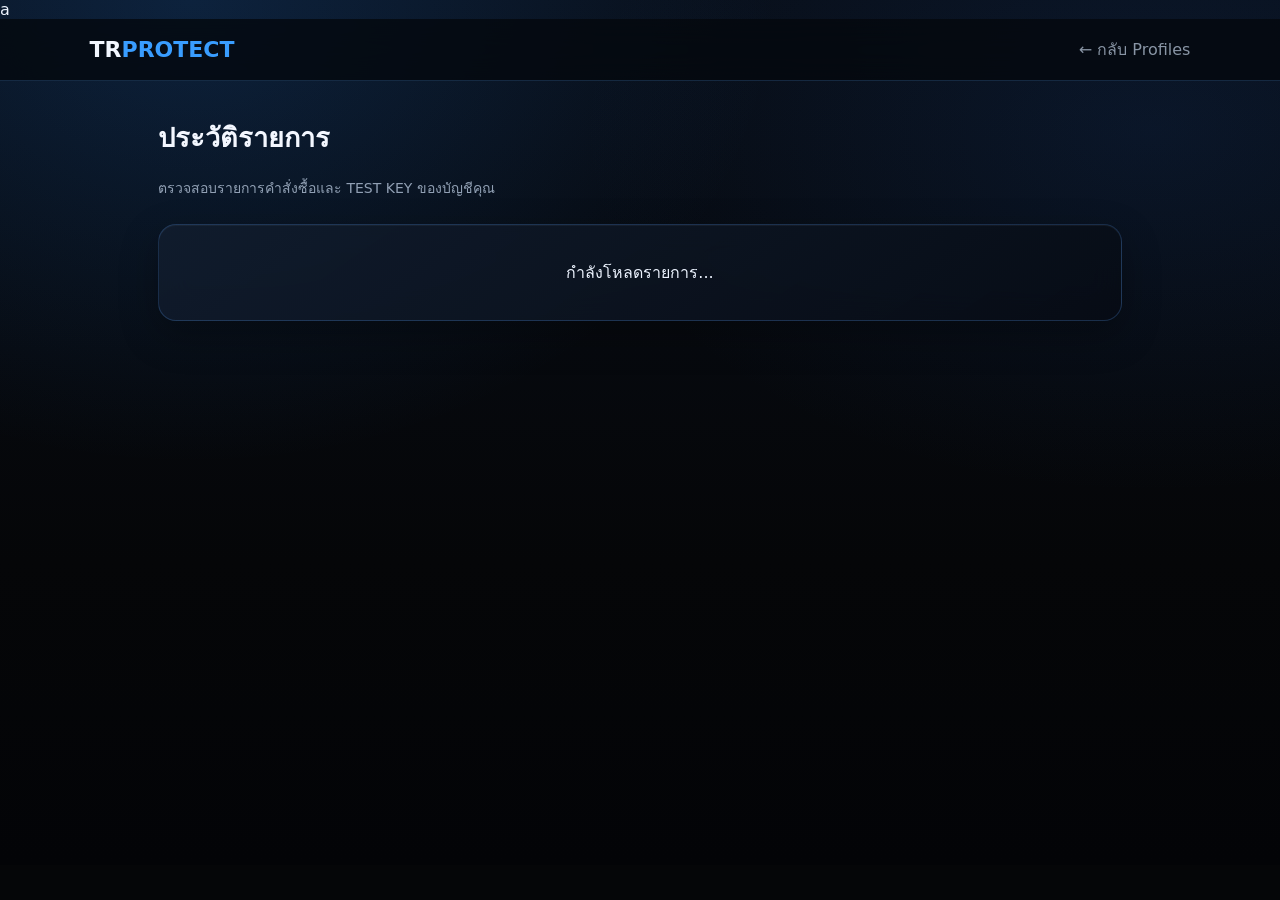
<file: my-orders.html>
a
<!DOCTYPE html>
<html lang="th">
<head>
<meta charset="UTF-8">
<meta name="viewport" content="width=device-width, initial-scale=1">
<title>ประวัติรายการ | TRPROTECT</title>

<link rel="stylesheet" href="./css/theme.css">

<style>
*{box-sizing:border-box}

body{
  margin:0;
  background:#07090d;
  color:#fff;
  font-family:Arial,sans-serif;
}

header{
  background:#101318;
  border-bottom:1px solid #252d38;
  padding:18px 7%;
  display:flex;
  justify-content:space-between;
  align-items:center;
}

.logo{
  font-size:22px;
  font-weight:bold;
}

.logo span{color:#399dff}

a{color:inherit;text-decoration:none}

.container{
  max-width:1000px;
  margin:35px auto;
  padding:0 18px;
}

h1{font-size:27px}

.subtitle{
  color:#8995a5;
  font-size:14px;
}

.order{
  background:#111820;
  border:1px solid #263342;
  border-radius:13px;
  padding:20px;
  margin-top:15px;
}

.order-top{
  display:flex;
  justify-content:space-between;
  gap:12px;
  flex-wrap:wrap;
}

.order-name{
  font-weight:bold;
  font-size:17px;
}

.order-date{
  color:#8995a5;
  font-size:12px;
  margin-top:8px;
}

.order-info{
  display:flex;
  justify-content:space-between;
  gap:12px;
  margin-top:18px;
  padding-top:15px;
  border-top:1px solid #263342;
}

.price{
  color:#58aeff;
  font-weight:bold;
}

.status{
  color:#66d69a;
  font-size:13px;
}

.key-box{
  margin-top:18px;
  padding:16px;
  background:#080e17;
  border:1px solid #28517a;
  border-radius:10px;
}

.key-label{
  color:#58aeff;
  font-size:13px;
  margin-bottom:10px;
}

.key-value{
  display:block;
  color:#fff;
  font-size:15px;
  line-height:1.7;
  overflow-wrap:anywhere;
  user-select:all;
}

.empty{
  margin-top:25px;
  padding:35px;
  text-align:center;
  background:#111820;
  border:1px solid #263342;
  border-radius:12px;
  color:#8995a5;
}

@media(max-width:600px){
  header{padding:16px 18px}
  .container{margin:25px auto}
  .order{padding:16px}
}
</style>
</head>

<body>

<header>
  <a class="logo" href="index.html">
    TR<span>PROTECT</span>
  </a>

  <a href="profile.html" style="color:#8995a5">
    ← กลับ Profiles
  </a>
</header>

<main class="container">

  <h1>ประวัติรายการ</h1>
  <p class="subtitle">
    ตรวจสอบรายการคำสั่งซื้อและ TEST KEY ของบัญชีคุณ
  </p>

  <div id="orders">
    <div class="empty">กำลังโหลดรายการ...</div>
  </div>

</main>

<script type="module">
import { supabase } from "./js/supabase.js";

const container = document.getElementById("orders");

function escapeHTML(value) {
  return String(value ?? "").replace(/[&<>"']/g, char => ({
    "&":"&amp;",
    "<":"&lt;",
    ">":"&gt;",
    '"':"&quot;",
    "'":"&#39;"
  })[char]);
}

function formatDate(value) {
  return new Date(value).toLocaleString("th-TH", {
    dateStyle:"medium",
    timeStyle:"short"
  });
}

async function loadOrders() {

  container.innerHTML =
    '<div class="empty">กำลังโหลดรายการ...</div>';

  const {
    data: { user },
    error: authError
  } = await supabase.auth.getUser();

  if (authError || !user) {
    container.innerHTML =
      '<div class="empty">กรุณาเข้าสู่ระบบก่อนดูประวัติรายการ</div>';
    return;
  }

  const { data, error } = await supabase.rpc(
    "shop_my_test_orders"
  );

  if (error) {
    console.error("Load orders error:", error);

    container.innerHTML =
      '<div class="empty">ไม่สามารถโหลดประวัติได้ กรุณาตรวจสอบ RPC ใน Supabase</div>';

    return;
  }

  if (!data || data.length === 0) {
    container.innerHTML =
      '<div class="empty">ยังไม่มีประวัติการซื้อ TEST KEY</div>';
    return;
  }

  container.innerHTML = data.map(order => {

    const date = formatDate(order.purchased_at);

    return `
      <article class="order">

        <div class="order-top">
          <div>
            <div class="order-name">
              ${escapeHTML(order.product_name)}
            </div>

            <div class="order-date">
              ${escapeHTML(date)}
            </div>
          </div>

          <span class="status">สำเร็จ</span>
        </div>

        <div class="order-info">
          <span style="color:#8995a5">
            รหัสรายการ
          </span>

          <span>
            ${escapeHTML(order.order_id.slice(0,8))}
          </span>
        </div>

        <div class="order-info">
          <span style="color:#8995a5">
            เครดิตที่ใช้
          </span>

          <span class="price">
            ${Number(order.amount_paid).toLocaleString("th-TH")} CR
          </span>
        </div>

        <div class="key-box">
          <div class="key-label">
            TEST KEY ที่ได้รับ
          </div>

          <code class="key-value">${escapeHTML(order.delivered_key || "ไม่พบ KEY")}</code>
        </div>

      </article>
    `;
  }).join("");
}

loadOrders();
</script>

</body>
</html>
</file>
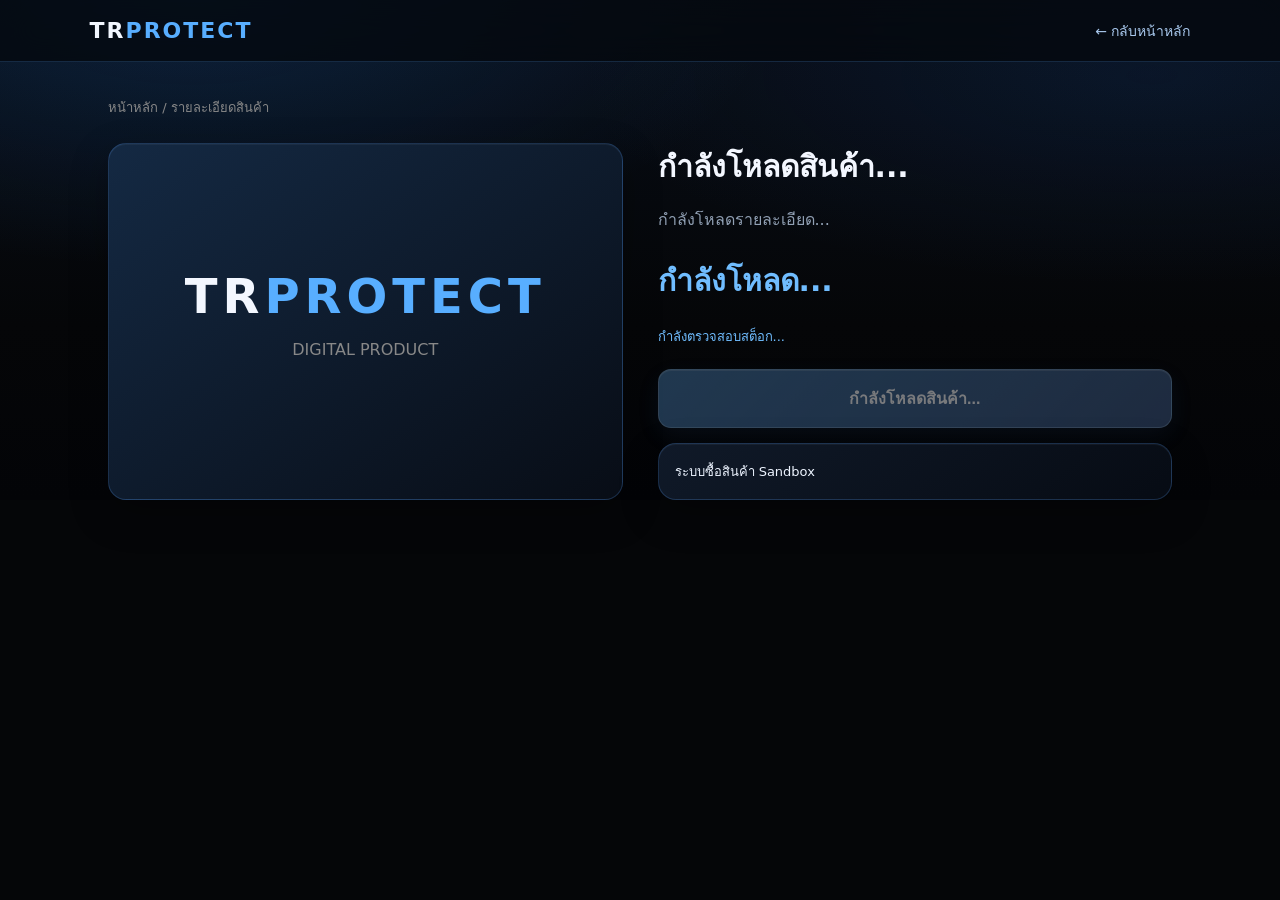
<file: product.html>
<!DOCTYPE html>
<html lang="th">
<head>
<meta charset="UTF-8">
<meta name="viewport" content="width=device-width, initial-scale=1">
<title>รายละเอียดสินค้า | TRPROTECT</title>

<link rel="stylesheet" href="./css/theme.css">

<style>
*{box-sizing:border-box}

body{
  margin:0;
  background:#090909;
  color:#fff;
  font-family:Arial,sans-serif;
}

header{
  padding:18px 7%;
  background:#111;
  border-bottom:1px solid #292929;
  display:flex;
  justify-content:space-between;
  align-items:center;
}

.logo{
  font-size:22px;
  font-weight:bold;
  letter-spacing:2px;
}

.logo span{color:#58aeff}

a{color:inherit;text-decoration:none}

.back{color:#aaa;font-size:14px}

.container{
  max-width:1100px;
  margin:35px auto;
  padding:0 18px;
}

.breadcrumb{
  color:#888;
  font-size:13px;
  margin-bottom:25px;
}

.product-layout{
  display:grid;
  grid-template-columns:1fr 1fr;
  gap:35px;
}

.product-image{
  min-height:350px;
  background:linear-gradient(145deg,#142235,#090d14);
  border:1px solid #263f5d;
  border-radius:16px;
  display:grid;
  place-items:center;
  text-align:center;
  overflow:hidden;
}

.product-image strong{
  font-size:48px;
  letter-spacing:5px;
}

.product-image span{color:#58aeff}

.product-info h1{
  margin:0 0 12px;
  font-size:30px;
}

.description{
  color:#999;
  line-height:1.8;
}

.price{
  color:#58aeff;
  font-size:30px;
  font-weight:bold;
  margin:22px 0;
}

.stock{
  color:#58aeff;
  font-size:13px;
  margin-top:15px;
}

.buy{
  width:100%;
  padding:16px;
  margin-top:22px;
  border:0;
  border-radius:10px;
  background:#399dff;
  color:#07111e;
  font-weight:bold;
  font-size:16px;
  cursor:pointer;
}

.buy:disabled{
  cursor:not-allowed;
  opacity:.55;
}

.notice{
  margin-top:15px;
  padding:16px;
  background:#111820;
  border:1px solid #263342;
  border-radius:12px;
  color:#aaa;
  font-size:13px;
  line-height:1.8;
}

.purchase-success{
  color:#66d69a;
  font-weight:bold;
  font-size:16px;
}

.history-link{
  display:block;
  margin-top:13px;
  padding:13px;
  border-radius:9px;
  background:#10243a;
  border:1px solid #399dff;
  color:#58aeff;
  text-align:center;
  font-weight:bold;
  transition:.2s;
}

.history-link:hover{
  background:#183653;
}

@media(max-width:700px){
  .product-layout{grid-template-columns:1fr}
  .product-image{min-height:250px}
}
</style>
</head>

<body>

<header>
  <a class="logo" href="index.html">
    TR<span>PROTECT</span>
  </a>

  <a class="back" href="index.html">
    ← กลับหน้าหลัก
  </a>
</header>

<main class="container">

  <div class="breadcrumb">
    หน้าหลัก / รายละเอียดสินค้า
  </div>

  <div class="product-layout">

    <div class="product-image" id="productImage">
      <div>
        <strong>TR<span>PROTECT</span></strong>
        <p style="color:#888">DIGITAL PRODUCT</p>
      </div>
    </div>

    <section class="product-info">

      <h1 id="productName">กำลังโหลดสินค้า...</h1>

      <p class="description" id="productDescription">
        กำลังโหลดรายละเอียด...
      </p>

      <div class="price" id="price">กำลังโหลด...</div>

      <div class="stock" id="stock">
        กำลังตรวจสอบสต็อก...
      </div>

      <button class="buy" id="buyButton" disabled>
        กำลังโหลดสินค้า...
      </button>

      <div class="notice" id="purchaseResult" aria-live="polite">
        ระบบซื้อสินค้า Sandbox
      </div>

    </section>
  </div>
</main>

<script type="module">
import { supabase } from "./js/supabase.js";

const TEST_PRODUCT_ID =
  "bf26cdb2-f556-4a7a-89ab-c4705b181775";

const params = new URLSearchParams(location.search);
const productId = params.get("id");

const nameEl = document.getElementById("productName");
const descriptionEl = document.getElementById("productDescription");
const imageEl = document.getElementById("productImage");
const priceEl = document.getElementById("price");
const stockEl = document.getElementById("stock");
const buyButton = document.getElementById("buyButton");
const resultEl = document.getElementById("purchaseResult");

let requestId = null;
let product = null;

function showMessage(message) {
  resultEl.textContent = message;
}

async function loadProduct() {

  buyButton.disabled = true;

  if (productId !== TEST_PRODUCT_ID) {
    nameEl.textContent = "สินค้านี้ไม่อยู่ในโหมดทดสอบ";

    descriptionEl.textContent =
      "หน้านี้เปิดให้ทดลองซื้อเฉพาะ TRPROTECT TEST KEY";

    stockEl.textContent = "";
    buyButton.textContent = "ไม่สามารถซื้อสินค้านี้ได้";
    return;
  }

  const { data, error } = await supabase
    .from("products")
    .select("id,name,description,price,stock,image_url,active")
    .eq("id", TEST_PRODUCT_ID)
    .eq("active", true)
    .maybeSingle();

  if (error || !data) {
    nameEl.textContent = "ไม่พบสินค้าทดสอบ";
    showMessage(error?.message || "สินค้าไม่พร้อมใช้งาน");
    return;
  }

  product = data;

  nameEl.textContent = data.name;

  descriptionEl.textContent =
    data.description || "สินค้าสำหรับทดสอบระบบเท่านั้น";

  priceEl.textContent =
    Number(data.price).toLocaleString("th-TH") + " CR";

  stockEl.textContent =
    "คงเหลือ " + data.stock + " KEY";

  if (data.image_url) {
    imageEl.replaceChildren();

    const img = document.createElement("img");
    img.src = data.image_url;
    img.alt = data.name;

    img.style.cssText =
      "width:100%;height:100%;object-fit:contain";

    imageEl.appendChild(img);
  }

  const {
    data: authData,
    error: authError
  } = await supabase.auth.getUser();

  if (authError || !authData.user) {
    buyButton.textContent = "กรุณาเข้าสู่ระบบ";
    showMessage("เข้าสู่ระบบก่อนซื้อสินค้าทดสอบ");
    return;
  }

  if (Number(data.stock) <= 0) {
    buyButton.textContent = "สินค้าหมด";
    return;
  }

  buyButton.disabled = false;
  buyButton.textContent = "ซื้อสินค้าทดสอบ";
}

function showPurchaseSuccess(order) {

  resultEl.replaceChildren();

  const success = document.createElement("div");
  success.className = "purchase-success";
  success.textContent = "✓ ซื้อสินค้าสำเร็จแล้ว";

  const balance = document.createElement("div");
  balance.textContent =
    "เครดิตคงเหลือ " +
    Number(order.remaining_balance).toLocaleString("th-TH") +
    " CR";

  balance.style.marginTop = "8px";

  const historyLink = document.createElement("a");
  historyLink.className = "history-link";
  historyLink.href = "my-orders.html";
  historyLink.textContent = "ดูประวัติการซื้อ →";

  resultEl.append(
    success,
    balance,
    historyLink
  );
}

buyButton.addEventListener("click", async () => {

  if (!product || buyButton.disabled) return;

  buyButton.disabled = true;
  buyButton.textContent = "กำลังดำเนินการ...";

  // ใช้ Request ID เดิมหากต้องส่งคำขอซ้ำ
  if (!requestId) {
    requestId = crypto.randomUUID();
  }

  showMessage("กำลังตรวจสอบเครดิตและสต็อก...");

  try {

    const { data, error } = await supabase.rpc(
      "shop_purchase_test_product",
      {
        p_request_id: requestId
      }
    );

    if (error) throw error;

    const order = Array.isArray(data) ? data[0] : data;

    if (!order || !order.order_id) {
      throw new Error("ไม่พบข้อมูลคำสั่งซื้อ");
    }

    // ซื้อสำเร็จแล้ว จึงล้าง Request ID
    requestId = null;

    // ไม่แสดง delivered_key บนหน้ารายละเอียดสินค้า
    showPurchaseSuccess(order);

    buyButton.textContent = "ซื้อสำเร็จแล้ว";

    await loadStockOnly();

  } catch (error) {

    console.error(error);

    showMessage("ซื้อไม่สำเร็จ: " + error.message);

    buyButton.disabled = false;
    buyButton.textContent = "ลองอีกครั้ง";
  }
});

async function loadStockOnly() {

  const { data, error } = await supabase
    .from("products")
    .select("stock")
    .eq("id", TEST_PRODUCT_ID)
    .maybeSingle();

  if (!error && data) {
    stockEl.textContent =
      "คงเหลือ " + data.stock + " KEY";
  }
}

loadProduct();

</script>

</body>
</html>
</file>
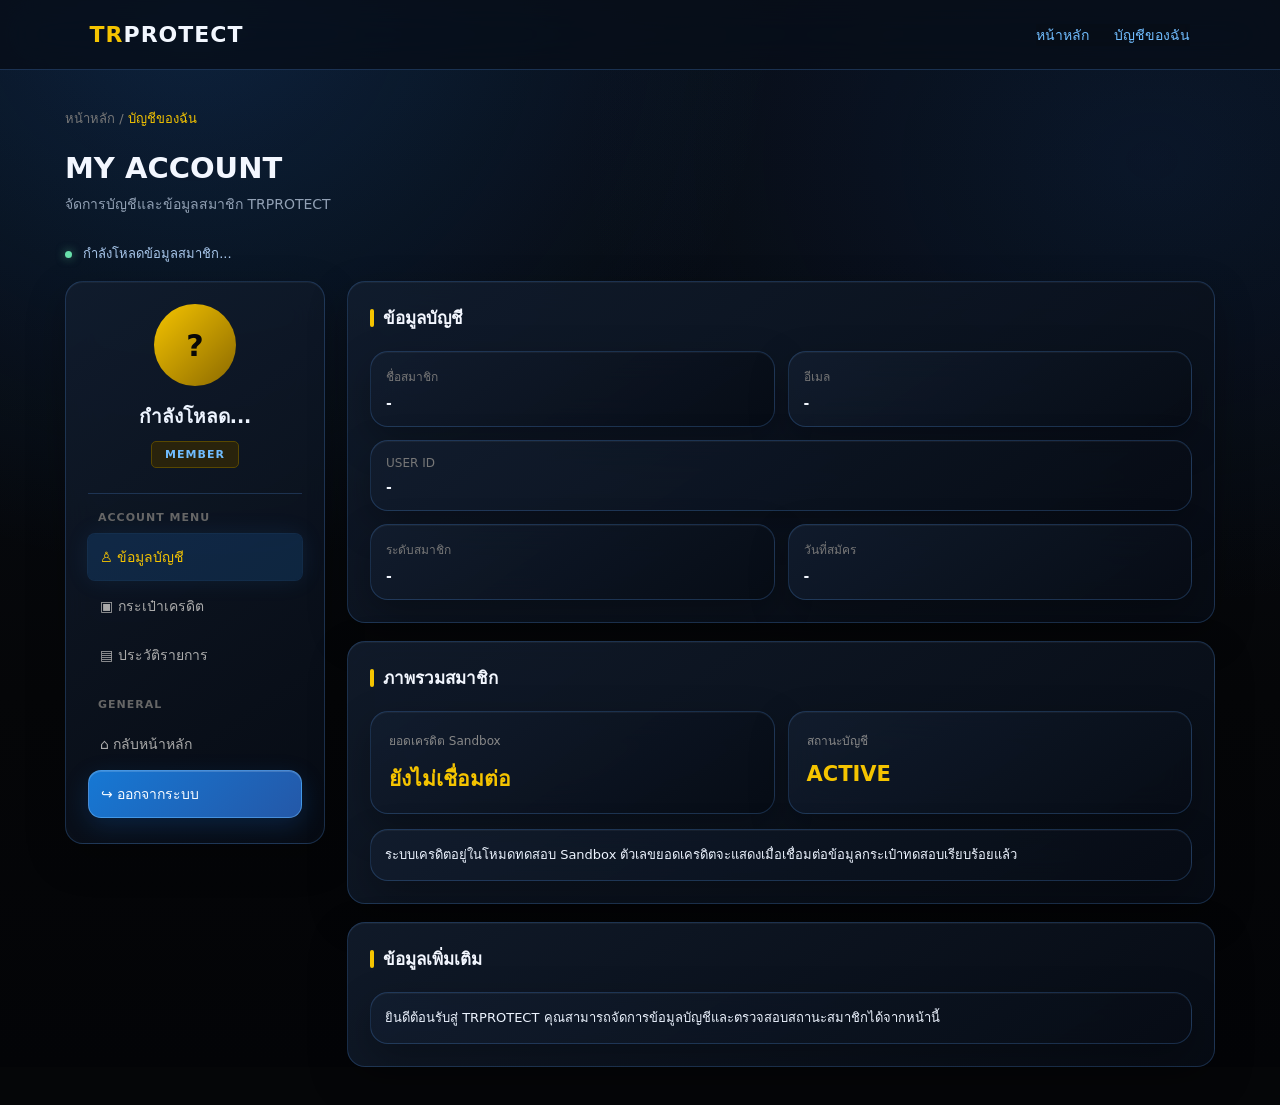
<file: profile.html>
<!DOCTYPE html>
<html lang="th">
<head>
<meta charset="UTF-8">
<meta name="viewport" content="width=device-width, initial-scale=1.0">
<title>My Profile | TRPROTECT</title>

<style>
*{box-sizing:border-box}

:root{
  --bg:#080808;
  --panel:#111;
  --panel2:#171717;
  --border:#292929;
  --yellow:#f5c400;
  --text:#fff;
  --muted:#888;
}

body{
  margin:0;
  background:var(--bg);
  color:var(--text);
  font-family:Arial,sans-serif;
}

a{
  color:inherit;
  text-decoration:none;
}

.navbar{
  height:70px;
  padding:0 7%;
  display:flex;
  align-items:center;
  justify-content:space-between;
  background:#101010;
  border-bottom:1px solid var(--border);
}

.logo{
  font-size:22px;
  font-weight:900;
  letter-spacing:1px;
}

.logo span{color:var(--yellow)}

.nav-links{
  display:flex;
  align-items:center;
  gap:25px;
  font-size:14px;
  color:#aaa;
}

.nav-links a:hover{color:var(--yellow)}

.container{
  width:90%;
  max-width:1150px;
  margin:38px auto;
}

.breadcrumb{
  color:#777;
  font-size:13px;
  margin-bottom:22px;
}

.breadcrumb span{color:var(--yellow)}

.page-heading{
  margin-bottom:28px;
}

.page-heading h1{
  font-size:29px;
  margin:0 0 8px;
}

.page-heading p{
  color:var(--muted);
  font-size:14px;
  margin:0;
}

.layout{
  display:grid;
  grid-template-columns:260px 1fr;
  gap:22px;
  align-items:start;
}

.card{
  background:var(--panel);
  border:1px solid var(--border);
  border-radius:12px;
  padding:22px;
}

.user-card{
  text-align:center;
  position:sticky;
  top:20px;
}

.avatar{
  width:82px;
  height:82px;
  border-radius:50%;
  margin:0 auto 15px;
  display:grid;
  place-items:center;
  background:linear-gradient(135deg,#f5c400,#8b6900);
  color:#080808;
  font-size:30px;
  font-weight:900;
}

.username{
  font-size:19px;
  font-weight:bold;
  overflow-wrap:anywhere;
}

.role{
  display:inline-block;
  margin-top:10px;
  padding:6px 13px;
  border-radius:5px;
  background:#29230c;
  border:1px solid #594800;
  color:var(--yellow);
  font-size:11px;
  font-weight:bold;
  letter-spacing:1px;
}

.menu{
  margin-top:25px;
  padding-top:17px;
  border-top:1px solid var(--border);
  text-align:left;
}

.menu-title{
  color:#666;
  font-size:11px;
  font-weight:bold;
  letter-spacing:1px;
  margin:0 0 10px 10px;
}

.menu a,.menu button{
  display:block;
  width:100%;
  padding:12px;
  margin:3px 0;
  border:0;
  border-radius:7px;
  background:transparent;
  color:#aaa;
  font-size:14px;
  text-align:left;
  cursor:pointer;
  font-family:inherit;
}

.menu a:hover,.menu button:hover,
.menu a.active{
  background:#24200e;
  color:var(--yellow);
}

.content{
  display:flex;
  flex-direction:column;
  gap:18px;
}

.section-title{
  font-size:17px;
  margin:0 0 20px;
  display:flex;
  align-items:center;
  gap:9px;
}

.section-title:before{
  content:"";
  width:4px;
  height:18px;
  background:var(--yellow);
  border-radius:5px;
}

.info{
  display:grid;
  grid-template-columns:1fr 1fr;
  gap:13px;
}

.info-box{
  background:var(--panel2);
  border:1px solid #252525;
  border-radius:8px;
  padding:15px;
  min-width:0;
}

.info-box small{
  display:block;
  color:#777;
  font-size:12px;
  margin-bottom:9px;
}

.info-box strong{
  display:block;
  font-size:14px;
  overflow-wrap:anywhere;
}

.full{grid-column:1/-1}

.stats{
  display:grid;
  grid-template-columns:1fr 1fr;
  gap:13px;
}

.stat{
  background:var(--panel2);
  border:1px solid #252525;
  border-radius:8px;
  padding:18px;
}

.stat small{
  color:#888;
  font-size:12px;
}

.stat h2{
  margin:12px 0 0;
  font-size:21px;
  color:var(--yellow);
}

.notice{
  padding:14px;
  background:#191919;
  border:1px solid #292929;
  border-radius:8px;
  color:#999;
  font-size:13px;
  line-height:1.7;
}

.status{
  margin-bottom:17px;
  font-size:13px;
  color:#999;
}

.status.success{color:#9acb76}
.status.error{color:#ff7777}

.status-dot{
  display:inline-block;
  width:7px;
  height:7px;
  margin-right:7px;
  border-radius:50%;
  background:#888;
}

.status.success .status-dot{background:#7cc65a}

@media(max-width:750px){
  .layout{grid-template-columns:1fr}
  .user-card{position:static}
  .navbar{padding:0 5%}
  .nav-links{gap:13px}
  .container{margin-top:25px}
}

@media(max-width:480px){
  .info,.stats{grid-template-columns:1fr}
  .full{grid-column:auto}
  .page-heading h1{font-size:25px}
  .nav-links{font-size:12px;gap:10px}
}
</style>
  <link rel="stylesheet" href="./css/theme.css">
</head>

<body>

<header class="navbar">
  <a href="./index.html" class="logo"><span>TR</span>PROTECT</a>

  <nav class="nav-links">
    <a href="./index.html">หน้าหลัก</a>
    <a href="./profile.html">บัญชีของฉัน</a>
  </nav>
</header>

<main class="container">

  <div class="breadcrumb">
    หน้าหลัก / <span>บัญชีของฉัน</span>
  </div>

  <div class="page-heading">
    <h1>MY ACCOUNT</h1>
    <p>จัดการบัญชีและข้อมูลสมาชิก TRPROTECT</p>
  </div>

  <p class="status" id="status">
    <span class="status-dot"></span>
    กำลังโหลดข้อมูลสมาชิก...
  </p>

  <div class="layout">

    <aside class="card user-card">

      <div class="avatar" id="avatar">?</div>

      <div class="username" id="username">กำลังโหลด...</div>

      <div class="role" id="role">MEMBER</div>

      <div class="menu">
        <p class="menu-title">ACCOUNT MENU</p>

        <a href="./profile.html" class="active">♙ ข้อมูลบัญชี</a>
        <a href="./wallet.html">▣ กระเป๋าเครดิต</a>
        <a href="./my-orders.html">▤ ประวัติรายการ</a>

        <p class="menu-title" style="margin-top:20px">GENERAL</p>

        <a href="./index.html">⌂ กลับหน้าหลัก</a>

        <button id="logout">↪ ออกจากระบบ</button>
      </div>

    </aside>

    <section class="content">

      <div class="card">
        <h2 class="section-title">ข้อมูลบัญชี</h2>

        <div class="info">

          <div class="info-box">
            <small>ชื่อสมาชิก</small>
            <strong id="displayName">-</strong>
          </div>

          <div class="info-box">
            <small>อีเมล</small>
            <strong id="email">-</strong>
          </div>

          <div class="info-box full">
            <small>USER ID</small>
            <strong id="userId">-</strong>
          </div>

          <div class="info-box">
            <small>ระดับสมาชิก</small>
            <strong id="memberRole">-</strong>
          </div>

          <div class="info-box">
            <small>วันที่สมัคร</small>
            <strong id="createdAt">-</strong>
          </div>

        </div>
      </div>

      <div class="card">
        <h2 class="section-title">ภาพรวมสมาชิก</h2>

        <div class="stats">

          <div class="stat">
            <small>ยอดเครดิต Sandbox</small>
            <h2>ยังไม่เชื่อมต่อ</h2>
          </div>

          <div class="stat">
            <small>สถานะบัญชี</small>
            <h2>ACTIVE</h2>
          </div>

        </div>

        <div class="notice" style="margin-top:15px">
          ระบบเครดิตอยู่ในโหมดทดสอบ Sandbox
          ตัวเลขยอดเครดิตจะแสดงเมื่อเชื่อมต่อข้อมูลกระเป๋าทดสอบเรียบร้อยแล้ว
        </div>
      </div>

      <div class="card">
        <h2 class="section-title">ข้อมูลเพิ่มเติม</h2>

        <div class="notice">
          ยินดีต้อนรับสู่ TRPROTECT
          คุณสามารถจัดการข้อมูลบัญชีและตรวจสอบสถานะสมาชิกได้จากหน้านี้
        </div>
      </div>

    </section>

  </div>
</main>

<script type="module">
import { supabase } from "./js/supabase.js";

const status = document.getElementById("status");

async function loadProfile() {
  try {
    const { data: authData, error: authError } =
      await supabase.auth.getUser();

    if (authError || !authData.user) {
      window.location.href = "./login.html";
      return;
    }

    const user = authData.user;

    const { data: profile, error } = await supabase
      .from("profiles")
      .select("id, display_name, role")
      .eq("id", user.id)
      .single();

    if (error) throw error;

    const name =
      profile.display_name ||
      user.user_metadata?.display_name ||
      "สมาชิก TRPROTECT";

    const role = profile.role || "customer";

    document.getElementById("username").textContent = name;
    document.getElementById("displayName").textContent = name;
    document.getElementById("email").textContent = user.email || "-";
    document.getElementById("userId").textContent = user.id;

    document.getElementById("role").textContent =
      role.toUpperCase();

    document.getElementById("memberRole").textContent =
      role.toUpperCase();

    document.getElementById("avatar").textContent =
      name.trim().charAt(0).toUpperCase() || "?";

    document.getElementById("createdAt").textContent =
      user.created_at
        ? new Date(user.created_at).toLocaleDateString("th-TH")
        : "-";

    status.className = "status success";
    status.innerHTML =
      '<span class="status-dot"></span>เชื่อมต่อบัญชีสำเร็จ';

  } catch (error) {
    status.className = "status error";
    status.textContent = "โหลดข้อมูลไม่สำเร็จ: " + error.message;
  }
}

document.getElementById("logout").addEventListener("click",
  async () => {
    const { error } = await supabase.auth.signOut();

    if (error) {
      alert("ออกจากระบบไม่สำเร็จ: " + error.message);
      return;
    }

    window.location.href = "./login.html";
  }
);

loadProfile();
</script>

</body>
</html>
</file>
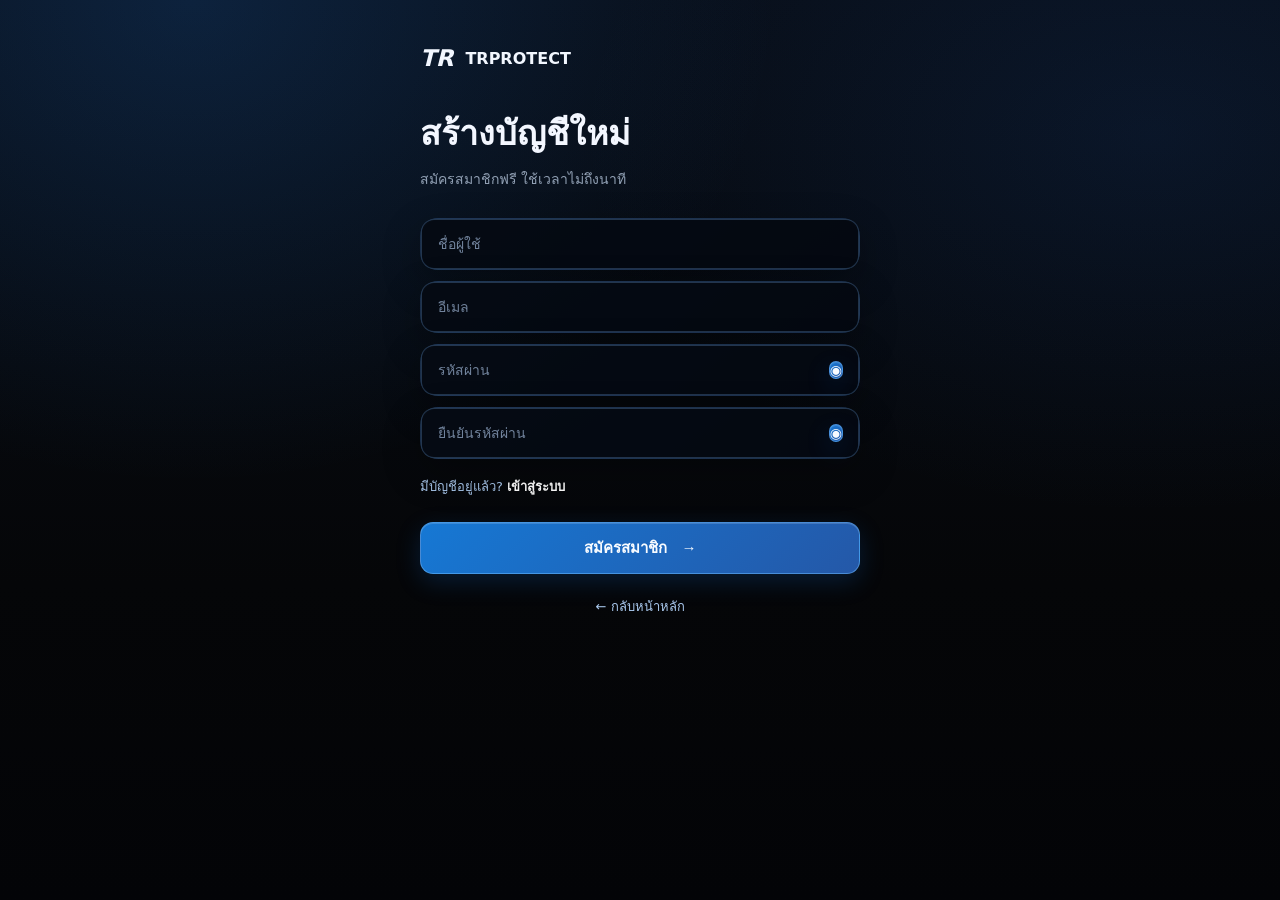
<file: register.html>
<!DOCTYPE html>
<html lang="th">
<head>
<meta charset="UTF-8">
<meta name="viewport" content="width=device-width, initial-scale=1.0">
<title>สมัครสมาชิก | TRPROTECT</title>

<style>
* {
  box-sizing: border-box;
}

body {
  margin: 0;
  min-height: 100vh;
  background: linear-gradient(180deg, #171717 0%, #050505 45%);
  color: white;
  font-family: Arial, sans-serif;
  display: flex;
  justify-content: center;
  padding: 45px 20px;
}

.container {
  width: 100%;
  max-width: 440px;
}

.brand {
  display: flex;
  align-items: center;
  gap: 12px;
  font-weight: bold;
  margin-bottom: 35px;
}

.brand-icon {
  color: #999;
  font-style: italic;
  font-size: 23px;
}

h1 {
  font-size: 34px;
  margin: 0 0 8px;
  font-weight: 600;
}

.subtitle {
  color: #aaa;
  font-size: 14px;
  margin-bottom: 28px;
}

.input-box {
  position: relative;
  margin-bottom: 11px;
}

input {
  width: 100%;
  height: 50px;
  background: #101010;
  border: 1px solid #303030;
  border-radius: 14px;
  padding: 0 16px;
  color: white;
  outline: none;
  font-size: 14px;
}

input:focus {
  border-color: #888;
}

input::placeholder {
  color: #aaa;
}

.toggle {
  position: absolute;
  right: 16px;
  top: 16px;
  color: #777;
  cursor: pointer;
  font-size: 14px;
}

.login-link {
  display: block;
  margin: 17px 0;
  color: #ddd;
  font-size: 13px;
  text-decoration: none;
}

.login-link span {
  color: white;
  font-weight: bold;
}

.message {
  font-size: 13px;
  margin: 12px 0;
  color: #ff7777;
  overflow-wrap: anywhere;
}

button {
  width: 100%;
  height: 52px;
  margin-top: 8px;
  border: 0;
  border-radius: 13px;
  background: #aaa;
  color: white;
  font-size: 15px;
  font-weight: bold;
  cursor: pointer;
  box-shadow: 0 0 15px #ffffff22;
}

button:hover {
  background: #ccc;
  color: #111;
}

button:disabled {
  opacity: .6;
  cursor: not-allowed;
}

.back {
  display: block;
  text-align: center;
  color: #888;
  font-size: 13px;
  margin-top: 22px;
  text-decoration: none;
}
</style>
  <link rel="stylesheet" href="./css/theme.css">
</head>

<body>
<div class="container">

  <div class="brand">
    <span class="brand-icon">TR</span>
    <span>TRPROTECT</span>
  </div>

  <h1>สร้างบัญชีใหม่</h1>
  <div class="subtitle">สมัครสมาชิกฟรี ใช้เวลาไม่ถึงนาที</div>

  <form id="registerForm">

    <div class="input-box">
      <input id="username" type="text"
        placeholder="ชื่อผู้ใช้" required minlength="3">
    </div>

    <div class="input-box">
      <input id="email" type="email"
        placeholder="อีเมล" required>
    </div>

    <div class="input-box">
      <input id="password" type="password"
        placeholder="รหัสผ่าน" required minlength="6">
      <span class="toggle" data-target="password">◉</span>
    </div>

    <div class="input-box">
      <input id="confirmPassword" type="password"
        placeholder="ยืนยันรหัสผ่าน" required minlength="6">
      <span class="toggle" data-target="confirmPassword">◉</span>
    </div>

    <a class="login-link" href="./login.html">
      มีบัญชีอยู่แล้ว? <span>เข้าสู่ระบบ</span>
    </a>

    <p id="message" class="message"></p>

    <button id="submitBtn" type="submit">
      สมัครสมาชิก　→
    </button>

  </form>

  <a class="back" href="./index.html">
    ← กลับหน้าหลัก
  </a>

</div>

<script type="module">
import { supabase } from "./js/supabase.js";

const form = document.getElementById("registerForm");
const message = document.getElementById("message");
const submitBtn = document.getElementById("submitBtn");

document.querySelectorAll(".toggle").forEach(toggle => {
  toggle.addEventListener("click", () => {
    const input = document.getElementById(toggle.dataset.target);
    input.type = input.type === "password" ? "text" : "password";
  });
});

form.addEventListener("submit", async (e) => {
  e.preventDefault();

  const username = document.getElementById("username").value.trim();
  const email = document.getElementById("email").value.trim();
  const password = document.getElementById("password").value;
  const confirmPassword =
    document.getElementById("confirmPassword").value;

  message.style.color = "#ff7777";

  if (password !== confirmPassword) {
    message.textContent = "รหัสผ่านไม่ตรงกัน";
    return;
  }

  submitBtn.disabled = true;
  submitBtn.textContent = "กำลังสมัครสมาชิก...";
  message.textContent = "";

  try {
    const { data, error } = await supabase.auth.signUp({
      email,
      password,
      options: {
        data: {
          display_name: username
        }
      }
    });

    if (error) throw error;

    if (data.session) {
      message.style.color = "#75df9b";
      message.textContent = "สมัครสมาชิกสำเร็จ!";

      setTimeout(() => {
        window.location.href = "./profile.html";
      }, 1000);
    } else {
      message.style.color = "#75df9b";
      message.textContent =
        "สมัครสำเร็จ กรุณาตรวจสอบอีเมลเพื่อยืนยันบัญชี";
    }

  } catch (error) {
    message.textContent = error.message;
  } finally {
    submitBtn.disabled = false;
    submitBtn.textContent = "สมัครสมาชิก　→";
  }
});
</script>
</body>
</html>
</file>
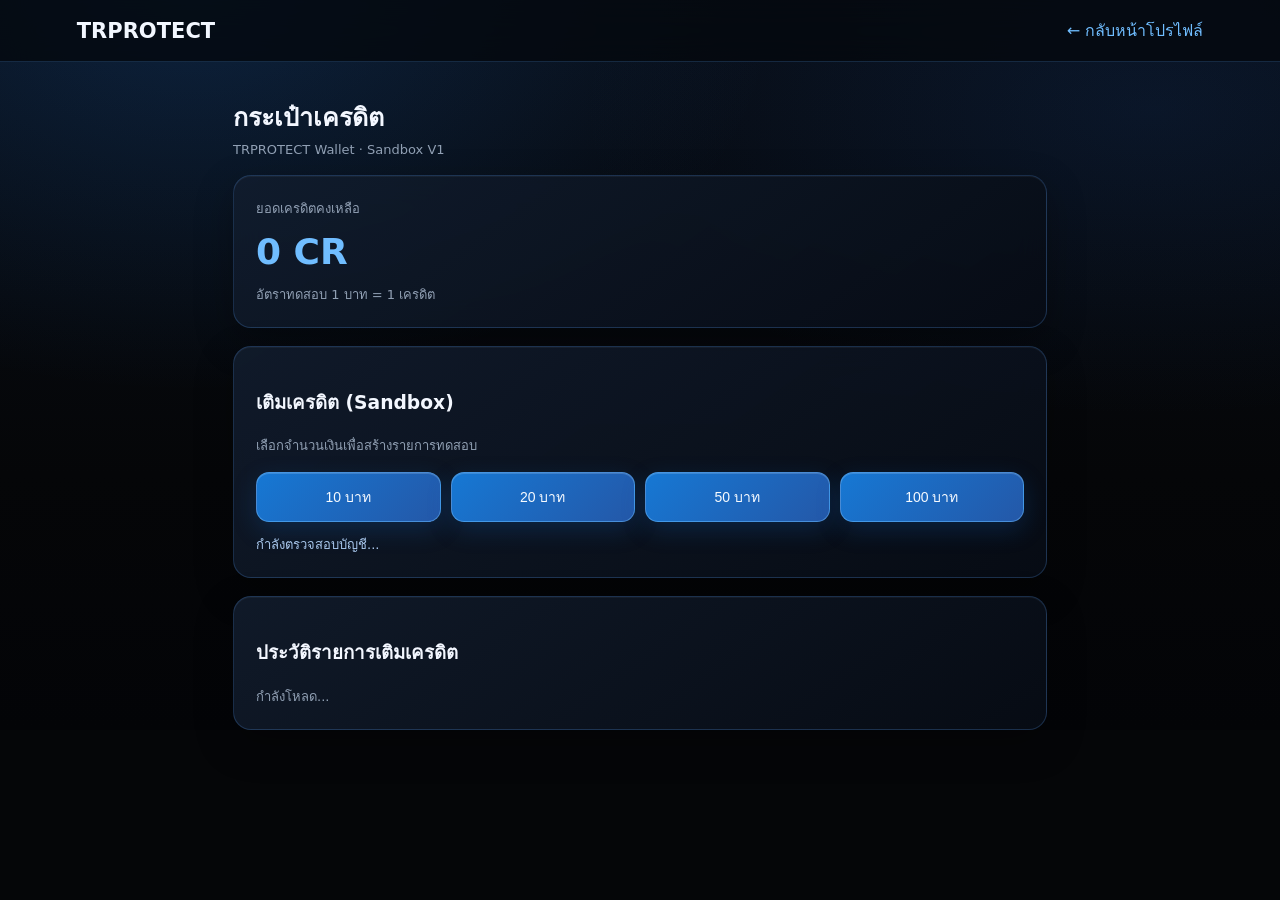
<file: wallet-sandbox.html>
<!DOCTYPE html>
<html lang="th">
<head>
<meta charset="UTF-8">
<meta name="viewport" content="width=device-width, initial-scale=1">
<title>TRPROTECT | Wallet Sandbox</title>
<style>
*{box-sizing:border-box}
body{
 margin:0;background:#080808;color:#eee;
 font-family:Arial,sans-serif;
}
header{
 padding:18px 6%;border-bottom:1px solid #222;
 display:flex;justify-content:space-between;align-items:center;
}
.logo{font-size:21px;font-weight:bold;color:#fff}
a{color:#aaa;text-decoration:none}
main{max-width:850px;margin:35px auto;padding:0 18px}
h2{font-size:25px;margin-bottom:5px}
.sub{color:#888;font-size:13px}
.card{
 background:#111;border:1px solid #292929;
 border-radius:13px;padding:22px;margin-top:18px;
}
.balance{
 font-size:36px;font-weight:bold;margin:12px 0;
 color:#fff;
}
.small{color:#888;font-size:13px}
.amounts{
 display:grid;grid-template-columns:repeat(4,1fr);
 gap:10px;margin-top:16px;
}
button{
 cursor:pointer;border:1px solid #333;
 background:#1b1b1b;color:white;
 padding:13px;border-radius:9px;
 font-size:14px;
}
button:hover{background:#292929}
button:disabled{opacity:.5;cursor:not-allowed}
.primary{
 background:#fff;color:#000;border:0;
 width:100%;margin-top:15px;font-weight:bold;
}
.primary:hover{background:#ddd}
.status{margin-top:12px;color:#bbb;font-size:13px}
.order{
 background:#181818;border:1px solid #292929;
 padding:14px;border-radius:9px;margin-top:12px;
 overflow-wrap:anywhere;
}
.order button{margin-top:12px;width:100%}
table{width:100%;border-collapse:collapse;margin-top:15px}
td,th{
 padding:12px 7px;border-bottom:1px solid #292929;
 text-align:left;font-size:13px;
}
th{color:#888}
.green{color:#6ee7a0}
.yellow{color:#f5d477}
@media(max-width:500px){
 .amounts{grid-template-columns:repeat(2,1fr)}
 .balance{font-size:30px}
}
</style>
  <link rel="stylesheet" href="./css/theme.css">
</head>
<body>

<header>
 <div class="logo">TRPROTECT</div>
 <a href="./profile.html">← กลับหน้าโปรไฟล์</a>
</header>

<main>
 <h2>กระเป๋าเครดิต</h2>
 <div class="sub">TRPROTECT Wallet · Sandbox V1</div>

 <section class="card">
  <div class="small">ยอดเครดิตคงเหลือ</div>
  <div class="balance"><span id="balance">0</span> CR</div>
  <div class="small">อัตราทดสอบ 1 บาท = 1 เครดิต</div>
 </section>

 <section class="card">
  <h3>เติมเครดิต (Sandbox)</h3>
  <div class="small">เลือกจำนวนเงินเพื่อสร้างรายการทดสอบ</div>

  <div class="amounts">
   <button data-amount="10">10 บาท</button>
   <button data-amount="20">20 บาท</button>
   <button data-amount="50">50 บาท</button>
   <button data-amount="100">100 บาท</button>
  </div>

  <div id="message" class="status">กำลังตรวจสอบบัญชี...</div>
  <div id="currentOrder"></div>
 </section>

 <section class="card">
  <h3>ประวัติรายการเติมเครดิต</h3>
  <div id="history" class="small">กำลังโหลด...</div>
 </section>
</main>

<script type="module">
import { supabase } from "./js/supabase.js";

const balanceEl = document.getElementById("balance");
const messageEl = document.getElementById("message");
const historyEl = document.getElementById("history");
const orderEl = document.getElementById("currentOrder");

let currentUser = null;
let busy = false;

function message(text){
 messageEl.textContent = text;
}

async function init(){
 const {data,error} = await supabase.auth.getUser();

 if(error || !data.user){
  location.href = "./login.html";
  return;
 }

 currentUser = data.user;
 message("เข้าสู่ระบบแล้ว");
 await refresh();
}

async function refresh(){
 if(!currentUser) return;

 const {data:wallet,error:walletError} = await supabase
  .from("sandbox_wallets")
  .select("balance")
  .eq("user_id",currentUser.id)
  .maybeSingle();

 if(walletError){
  message("โหลด Wallet ไม่สำเร็จ: "+walletError.message);
  return;
 }

 balanceEl.textContent = wallet?.balance ?? 0;

 const {data:orders,error:ordersError} = await supabase
  .from("sandbox_topup_orders")
  .select("id,amount_baht,credits,status,created_at")
  .eq("user_id",currentUser.id)
  .order("created_at",{ascending:false})
  .limit(10);

 if(ordersError){
  historyEl.textContent = "โหลดประวัติไม่สำเร็จ: "+ordersError.message;
  return;
 }

 if(!orders?.length){
  historyEl.textContent = "ยังไม่มีประวัติการเติมเครดิต";
  return;
 }

 historyEl.innerHTML = `
  <table>
   <thead>
    <tr><th>จำนวน</th><th>สถานะ</th><th>วันที่</th></tr>
   </thead>
   <tbody>
    ${orders.map(o=>`
     <tr>
      <td>${o.amount_baht} บาท</td>
      <td>${escapeHTML(o.status)}</td>
      <td>${new Date(o.created_at).toLocaleString("th-TH")}</td>
     </tr>
    `).join("")}
   </tbody>
  </table>
 `;
}

function escapeHTML(value){
 return String(value).replace(/[&<>"']/g,c=>({
  "&":"&amp;","<":"&lt;",">":"&gt;",
  '"':"&quot;","'":"&#39;"
 }[c]));
}

async function createOrder(amount){
 if(busy) return;
 busy = true;
 document.querySelectorAll("[data-amount]").forEach(b=>b.disabled=true);

 try{
  message("กำลังสร้างรายการ...");

  const {data,error} = await supabase.rpc(
   "sandbox_create_topup",
   {p_amount:amount}
  );

  if(error) throw error;

  const orderId = data;
  orderEl.innerHTML = `
   <div class="order">
    <b>รายการทดสอบสร้างสำเร็จ</b>
    <p>จำนวน: ${amount} บาท</p>
    <p>เครดิต: ${amount} CR</p>
    <p class="small">Order ID:</p>
    <code>${escapeHTML(orderId)}</code>
    <button id="simulate" class="primary">
     จำลองยืนยันการชำระเงิน
    </button>
   </div>
  `;

  document.getElementById("simulate")
   .addEventListener("click",()=>confirmOrder(orderId));

  message("สร้างรายการแล้ว — ยังไม่มีการชำระเงินจริง");
  await refresh();

 }catch(error){
  message("เกิดข้อผิดพลาด: "+error.message);
 }finally{
  busy = false;
  document.querySelectorAll("[data-amount]").forEach(b=>b.disabled=false);
 }
}

async function confirmOrder(orderId){
 if(busy) return;
 busy = true;

 const btn = document.getElementById("simulate");
 if(btn) btn.disabled = true;

 try{
  message("กำลังจำลองยืนยันรายการ...");

  const {data,error} = await supabase.rpc(
   "sandbox_confirm_payment",
   {p_order_id:orderId}
  );

  if(error) throw error;

  const result = Array.isArray(data)?data[0]:data;

  message(
   result?.order_status==="credited"
    ? "สำเร็จ! เพิ่มเครดิตใน Sandbox แล้ว"
    : "สถานะรายการ: "+(result?.order_status ?? "ไม่ทราบ")
  );

  await refresh();

 }catch(error){
  message("ยืนยันไม่สำเร็จ: "+error.message);
  if(btn) btn.disabled = false;
 }finally{
  busy = false;
 }
}

document.querySelectorAll("[data-amount]").forEach(btn=>{
 btn.addEventListener("click",()=>{
  createOrder(Number(btn.dataset.amount));
 });
});

init();
</script>
</body>
</html>
</file>
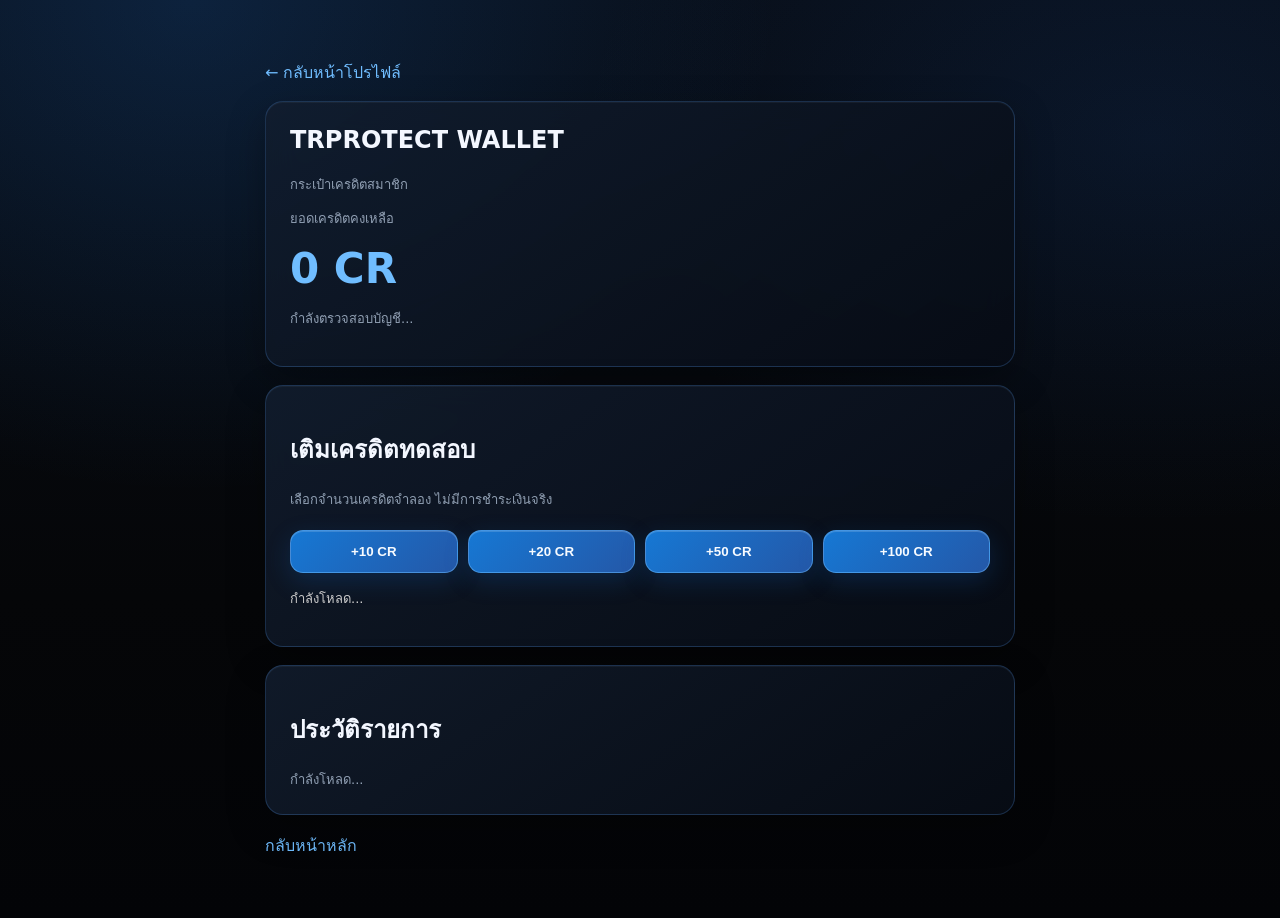
<file: wallet.html>
<!DOCTYPE html>
<html lang="th">
<head>
<meta charset="UTF-8">
<meta name="viewport" content="width=device-width, initial-scale=1">
<title>Wallet | TRPROTECT</title>
<style>
*{box-sizing:border-box}
body{
  margin:0;background:#090909;color:#fff;
  font-family:Arial,sans-serif;padding:25px 15px
}
.container{max-width:750px;margin:35px auto}
.card{
  background:#141414;border:1px solid #292929;
  border-radius:15px;padding:24px;margin-bottom:18px
}
h1{margin-top:0}
.muted{color:#999;font-size:13px}
.balance{
  font-size:42px;font-weight:bold;margin:15px 0;
  color:#eee
}
.buttons{
  display:grid;grid-template-columns:repeat(4,1fr);
  gap:10px;margin-top:20px
}
button{
  padding:13px 8px;border:1px solid #444;
  border-radius:9px;background:#252525;
  color:white;cursor:pointer;font-weight:bold
}
button:hover{background:#444}
button:disabled{opacity:.5;cursor:not-allowed}
#message{font-size:13px;margin-top:15px;color:#ccc}
.item{
  padding:14px 0;border-bottom:1px solid #292929;
  display:flex;justify-content:space-between;gap:12px
}
.amount{color:#9ee6a8;font-weight:bold}
a{color:#ccc;text-decoration:none}
@media(max-width:500px){
  .buttons{grid-template-columns:repeat(2,1fr)}
  .balance{font-size:34px}
}
</style>
  <link rel="stylesheet" href="./css/theme.css">
</head>
<body>

<main class="container">
  <p><a href="./profile.html">← กลับหน้าโปรไฟล์</a></p>

  <section class="card">
    <h1>TRPROTECT WALLET</h1>
    <p class="muted">กระเป๋าเครดิตสมาชิก</p>

    <p class="muted">ยอดเครดิตคงเหลือ</p>
    <div class="balance"><span id="balance">0</span> CR</div>
    <p class="muted" id="email">กำลังตรวจสอบบัญชี...</p>
  </section>

  <section class="card">
    <h2>เติมเครดิตทดสอบ</h2>
    <p class="muted">
      เลือกจำนวนเครดิตจำลอง ไม่มีการชำระเงินจริง
    </p>

    <div class="buttons">
      <button data-amount="10">+10 CR</button>
      <button data-amount="20">+20 CR</button>
      <button data-amount="50">+50 CR</button>
      <button data-amount="100">+100 CR</button>
    </div>

    <p id="message">กำลังโหลด...</p>
  </section>

  <section class="card">
    <h2>ประวัติรายการ</h2>
    <div id="history" class="muted">กำลังโหลด...</div>
  </section>

  <p><a href="./index.html">กลับหน้าหลัก</a></p>
</main>

<script type="module">
import { supabase } from "./js/supabase.js";

const balanceEl = document.getElementById("balance");
const emailEl = document.getElementById("email");
const messageEl = document.getElementById("message");
const historyEl = document.getElementById("history");
const buttons = [...document.querySelectorAll("[data-amount]")];

let currentUser = null;

async function loadWallet() {
  const { data, error } = await supabase.auth.getUser();

  if (error || !data.user) {
    window.location.href = "./login.html";
    return;
  }

  currentUser = data.user;
  emailEl.textContent = currentUser.email || "";

  await refreshWallet();
}

async function refreshWallet() {
  const { data: wallet, error: walletError } = await supabase
    .from("wallets")
    .select("balance")
    .eq("user_id", currentUser.id)
    .maybeSingle();

  if (walletError) {
    messageEl.textContent = "โหลด Wallet ไม่สำเร็จ: " + walletError.message;
    return;
  }

  balanceEl.textContent = wallet?.balance ?? 0;

  const { data: transactions, error } = await supabase
    .from("wallet_transactions")
    .select("id, amount, transaction_type, created_at")
    .eq("user_id", currentUser.id)
    .order("created_at", { ascending: false })
    .limit(20);

  if (error) {
    historyEl.textContent = "โหลดประวัติไม่สำเร็จ";
    return;
  }

  historyEl.replaceChildren();

  if (!transactions || transactions.length === 0) {
    historyEl.textContent = "ยังไม่มีรายการ";
    return;
  }

  transactions.forEach((tx) => {
    const item = document.createElement("div");
    item.className = "item";

    const left = document.createElement("span");
    left.textContent = "เติมเครดิตทดสอบ";

    const right = document.createElement("span");
    right.className = "amount";
    right.textContent = "+" + tx.amount + " CR";

    item.append(left, right);
    historyEl.appendChild(item);
  });
}

async function topup(amount, button) {
  if (!currentUser) return;

  buttons.forEach(b => b.disabled = true);
  messageEl.textContent = "กำลังเติมเครดิตทดสอบ...";

  try {
    const { data, error } = await supabase.rpc("test_topup", {
      p_amount: amount,
      p_request_id: crypto.randomUUID()
    });

    if (error) throw error;

    const result = data?.[0];

    if (!result) {
      throw new Error("ไม่ได้รับผลลัพธ์จากระบบ");
    }

    await refreshWallet();

    messageEl.textContent = result.credited
      ? "เติมเครดิตสำเร็จ +" + amount + " CR"
      : "รายการนี้ถูกบันทึกไปแล้ว";

  } catch (error) {
    messageEl.textContent = "เติมเครดิตไม่สำเร็จ: " + error.message;
  } finally {
    buttons.forEach(b => b.disabled = false);
  }
}

buttons.forEach(button => {
  button.addEventListener("click", () => {
    topup(Number(button.dataset.amount), button);
  });
});

loadWallet();
</script>
</body>
</html>
</file>
<file: css/theme.css>
/* TRPROTECT — Black / Blue Liquid Glass shared theme */
:root{
  color-scheme:dark;
  --bg:#050608;
  --bg2:#080d16;
  --surface:rgba(16,22,33,.78);
  --surface-2:rgba(20,30,45,.72);
  --line:rgba(91,163,255,.20);
  --line-strong:rgba(83,166,255,.42);
  --blue:#399dff;
  --blue-light:#70bdff;
  --text:#edf4ff;
  --muted:#91a0b4;
  --success:#68dfaa;
  --danger:#ff777f;
  --radius:18px;
}
*{box-sizing:border-box}
html{min-height:100%;background:var(--bg)}
body{
  background:
    radial-gradient(ellipse at 12% 0%,rgba(30,112,210,.15),transparent 38%),
    radial-gradient(ellipse at 92% 18%,rgba(31,89,168,.11),transparent 34%),
    linear-gradient(180deg,#080d16 0%,#050608 56%,#040507 100%) !important;
  color:var(--text) !important;
  font-family:Inter,ui-sans-serif,system-ui,-apple-system,"Segoe UI",Arial,sans-serif !important;
}
a{color:var(--blue-light);transition:color .18s ease,opacity .18s ease}
a:hover{color:#a5d5ff}
header,.navbar,.nav-wrap{
  background:rgba(5,8,14,.78) !important;
  border-color:var(--line) !important;
  backdrop-filter:blur(18px);
  -webkit-backdrop-filter:blur(18px);
}
.logo,.brand,.brand-icon{color:#f2f7ff !important}
.card,.product,.order,.order-info,.info-box,.stat,.category,.product-image,
.notice,.empty,.hero-banner,.package,.input-box{
  background:linear-gradient(145deg,rgba(21,31,47,.82),rgba(9,14,23,.88)) !important;
  border:1px solid var(--line) !important;
  border-radius:var(--radius) !important;
  box-shadow:0 12px 35px rgba(0,0,0,.24),inset 0 1px 0 rgba(255,255,255,.035);
  backdrop-filter:blur(16px);
  -webkit-backdrop-filter:blur(16px);
}
.card:hover,.product:hover,.category:hover,.package:hover{
  border-color:var(--line-strong) !important;
  box-shadow:0 14px 38px rgba(0,0,0,.3),0 0 22px rgba(48,142,255,.08);
}
h1,h2,h3,h4,strong{color:#f3f7ff}
p,.muted,.small,.sub,.subtitle,.description,.notice{color:var(--muted)}
input,textarea,select{
  color:var(--text) !important;
  background:rgba(4,8,15,.78) !important;
  border:1px solid rgba(111,151,203,.25) !important;
  border-radius:13px !important;
}
input::placeholder,textarea::placeholder{color:#728198 !important}
input:focus,textarea:focus,select:focus{
  outline:none !important;
  border-color:var(--blue) !important;
  box-shadow:0 0 0 3px rgba(57,157,255,.13),0 0 20px rgba(57,157,255,.08);
}
button,.primary,.buy{
  color:#f7fbff !important;
  background:linear-gradient(135deg,#1678d4,#285bb5) !important;
  border:1px solid rgba(116,190,255,.45) !important;
  border-radius:13px !important;
  box-shadow:0 7px 22px rgba(18,104,204,.20),inset 0 1px 0 rgba(255,255,255,.16);
  transition:transform .18s ease,filter .18s ease,box-shadow .18s ease;
}
button:hover,.primary:hover,.buy:hover{
  filter:brightness(1.15);
  box-shadow:0 9px 27px rgba(29,128,235,.27);
  transform:translateY(-1px);
}
button:disabled{opacity:.48 !important;filter:saturate(.5);cursor:not-allowed}
.package.active,.category.active,.menu a.active{
  border-color:var(--blue) !important;
  background:rgba(34,119,210,.20) !important;
  box-shadow:0 0 0 1px rgba(57,157,255,.16),0 0 24px rgba(57,157,255,.10);
}
.price,.balance,.amount,.role,.status.success,.green{color:var(--blue-light) !important}
.status.error,.message{color:var(--danger)}
.status-dot{background:var(--success) !important;box-shadow:0 0 10px rgba(104,223,170,.55)}
hr{border-color:var(--line)}
table{border-color:var(--line)}
td,th{border-bottom-color:var(--line) !important}
th{color:var(--muted) !important}
code{color:#a9d7ff;overflow-wrap:anywhere}
img{max-width:100%}
.product-image{overflow:hidden}
#productsGrid,.products{gap:16px}
#logout,.back{color:var(--muted)}
::selection{background:rgba(57,157,255,.32);color:white}
@media(prefers-reduced-motion:reduce){
  *,*::before,*::after{scroll-behavior:auto !important;transition:none !important}
}

/* --- Complete page-level overrides: ensure the old grey/yellow palette is replaced --- */
:root{
  --bg:#050608 !important;
  --panel:#0d1420 !important;
  --border:rgba(92,163,255,.22) !important;
  --muted:#91a0b4 !important;
  --white:#edf4ff !important;
  --accent:#58aeff !important;
}
html,body{background-color:#050608 !important;color:#edf4ff !important}
body{background-image:radial-gradient(ellipse at 15% 0%,rgba(35,126,230,.18),transparent 38%),radial-gradient(ellipse at 90% 15%,rgba(30,90,180,.13),transparent 35%),linear-gradient(180deg,#080e18 0%,#050608 65%,#030407 100%) !important}
nav,.navbar,.nav-wrap nav,.nav-wrap,.links,.actions{
  background:rgba(8,14,24,.82) !important;border-color:rgba(85,157,245,.25) !important;
  color:#edf4ff !important;backdrop-filter:blur(20px) saturate(140%) !important;
  -webkit-backdrop-filter:blur(20px) saturate(140%) !important;
}
.links a,.nav-btn,.back,.login-link{color:#a9c8ed !important}
.links a:hover,.nav-links a:hover{background:rgba(49,139,235,.13) !important;color:#fff !important}
.hero,.section,.container,.content{color:#edf4ff !important}
.hero h1,.hero h2,.hero h3,.section-heading h2,.category h3,.product h3{color:#f2f7ff !important}
.hero p,.category p,.subtitle,.sub,.muted,.small,.description,.order-date{color:#91a0b4 !important}
.banner,.hero-banner{
  background:radial-gradient(ellipse at 82% 22%,rgba(46,145,255,.28),transparent 34%),linear-gradient(125deg,rgba(17,42,73,.96),rgba(7,13,23,.98) 62%,rgba(12,25,43,.96)) !important;
  border:1px solid rgba(86,165,255,.32) !important;box-shadow:0 18px 55px rgba(0,0,0,.35),inset 0 1px 0 rgba(255,255,255,.05) !important;
}
.card,.stat,.category,.product,.order,.order-info,.info-box,.user-card,.notice,.empty,.input-box,.package,.product-image{
  background:linear-gradient(145deg,rgba(18,29,46,.88),rgba(7,12,21,.94)) !important;
  color:#edf4ff !important;border:1px solid rgba(91,163,255,.22) !important;
  box-shadow:0 14px 38px rgba(0,0,0,.28),inset 0 1px 0 rgba(255,255,255,.045) !important;
  backdrop-filter:blur(16px) saturate(130%) !important;-webkit-backdrop-filter:blur(16px) saturate(130%) !important;
}
.category,.product,.package,.card,.order{transition:border-color .2s ease,box-shadow .2s ease,transform .2s ease !important}
.category:hover,.product:hover,.package:hover,.card:hover{
  border-color:rgba(88,174,255,.55) !important;box-shadow:0 16px 42px rgba(0,0,0,.34),0 0 24px rgba(48,142,255,.11) !important;
}
.product-image{background:linear-gradient(145deg,#142943,#080d16) !important;color:#b9d9ff !important}
.btn,.btn.light,button,.primary,.buy,.toggle{
  background:linear-gradient(135deg,#1678d4,#2458a8) !important;color:#f7fbff !important;
  border:1px solid rgba(116,190,255,.48) !important;border-radius:13px !important;
  box-shadow:0 8px 24px rgba(18,104,204,.22),inset 0 1px 0 rgba(255,255,255,.15) !important;
}
.btn:hover,button:hover,.primary:hover,.buy:hover,.toggle:hover{filter:brightness(1.13) !important}
.price,.balance,.amount,.role,.stock{color:#70bdff !important}
input,textarea,select{
  background:rgba(4,9,17,.86) !important;color:#edf4ff !important;
  border:1px solid rgba(111,164,225,.28) !important;
}
input::placeholder,textarea::placeholder{color:#71839c !important}
input:focus,textarea:focus,select:focus{border-color:#399dff !important;box-shadow:0 0 0 3px rgba(57,157,255,.14) !important}
hr,.section-heading:after{border-color:rgba(91,163,255,.2) !important;background:rgba(91,163,255,.2) !important}
table,th,td{border-color:rgba(91,163,255,.2) !important}
.status,.message{color:#a9c8ed}
.status.success,.green,.status-dot{color:#68dfaa !important}
@media(max-width:700px){.banner,.hero-banner{margin-left:14px !important;margin-right:14px !important;padding:22px !important}.products{grid-template-columns:repeat(2,minmax(0,1fr)) !important}}
</file>
